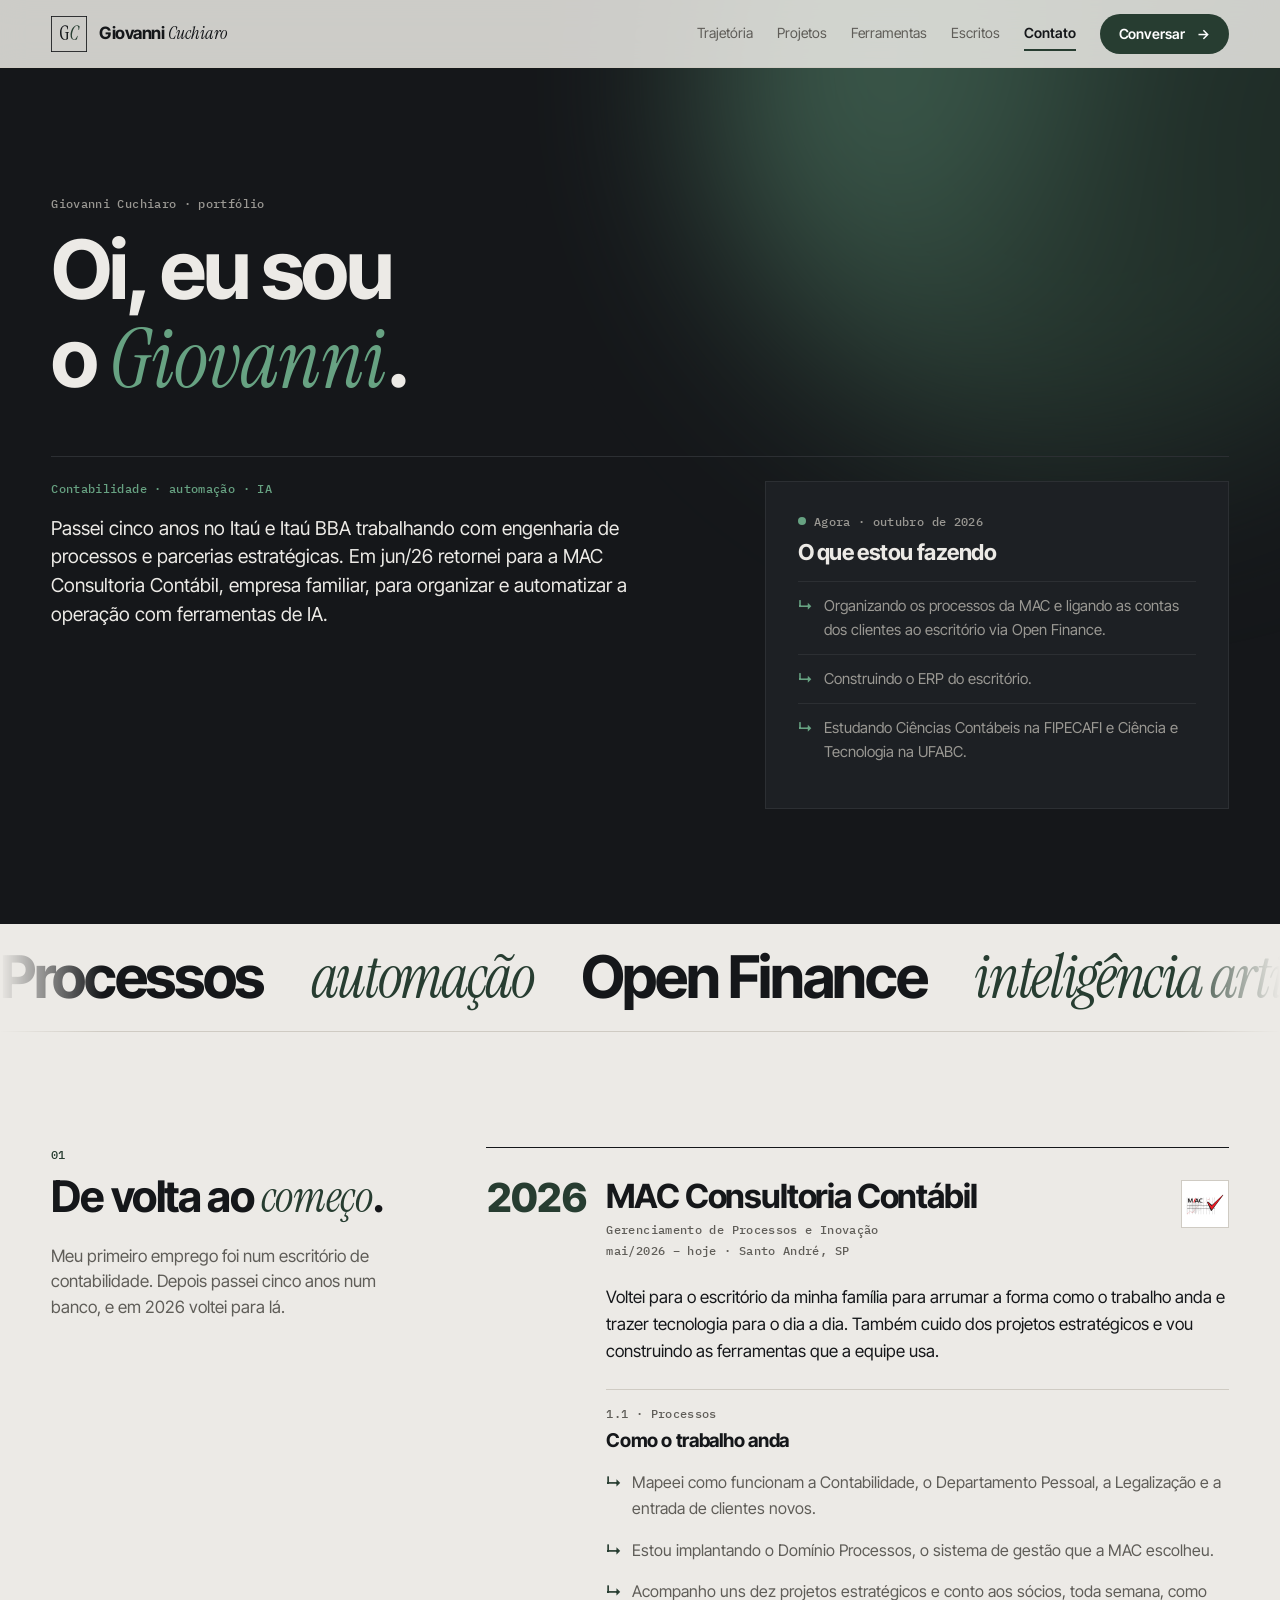
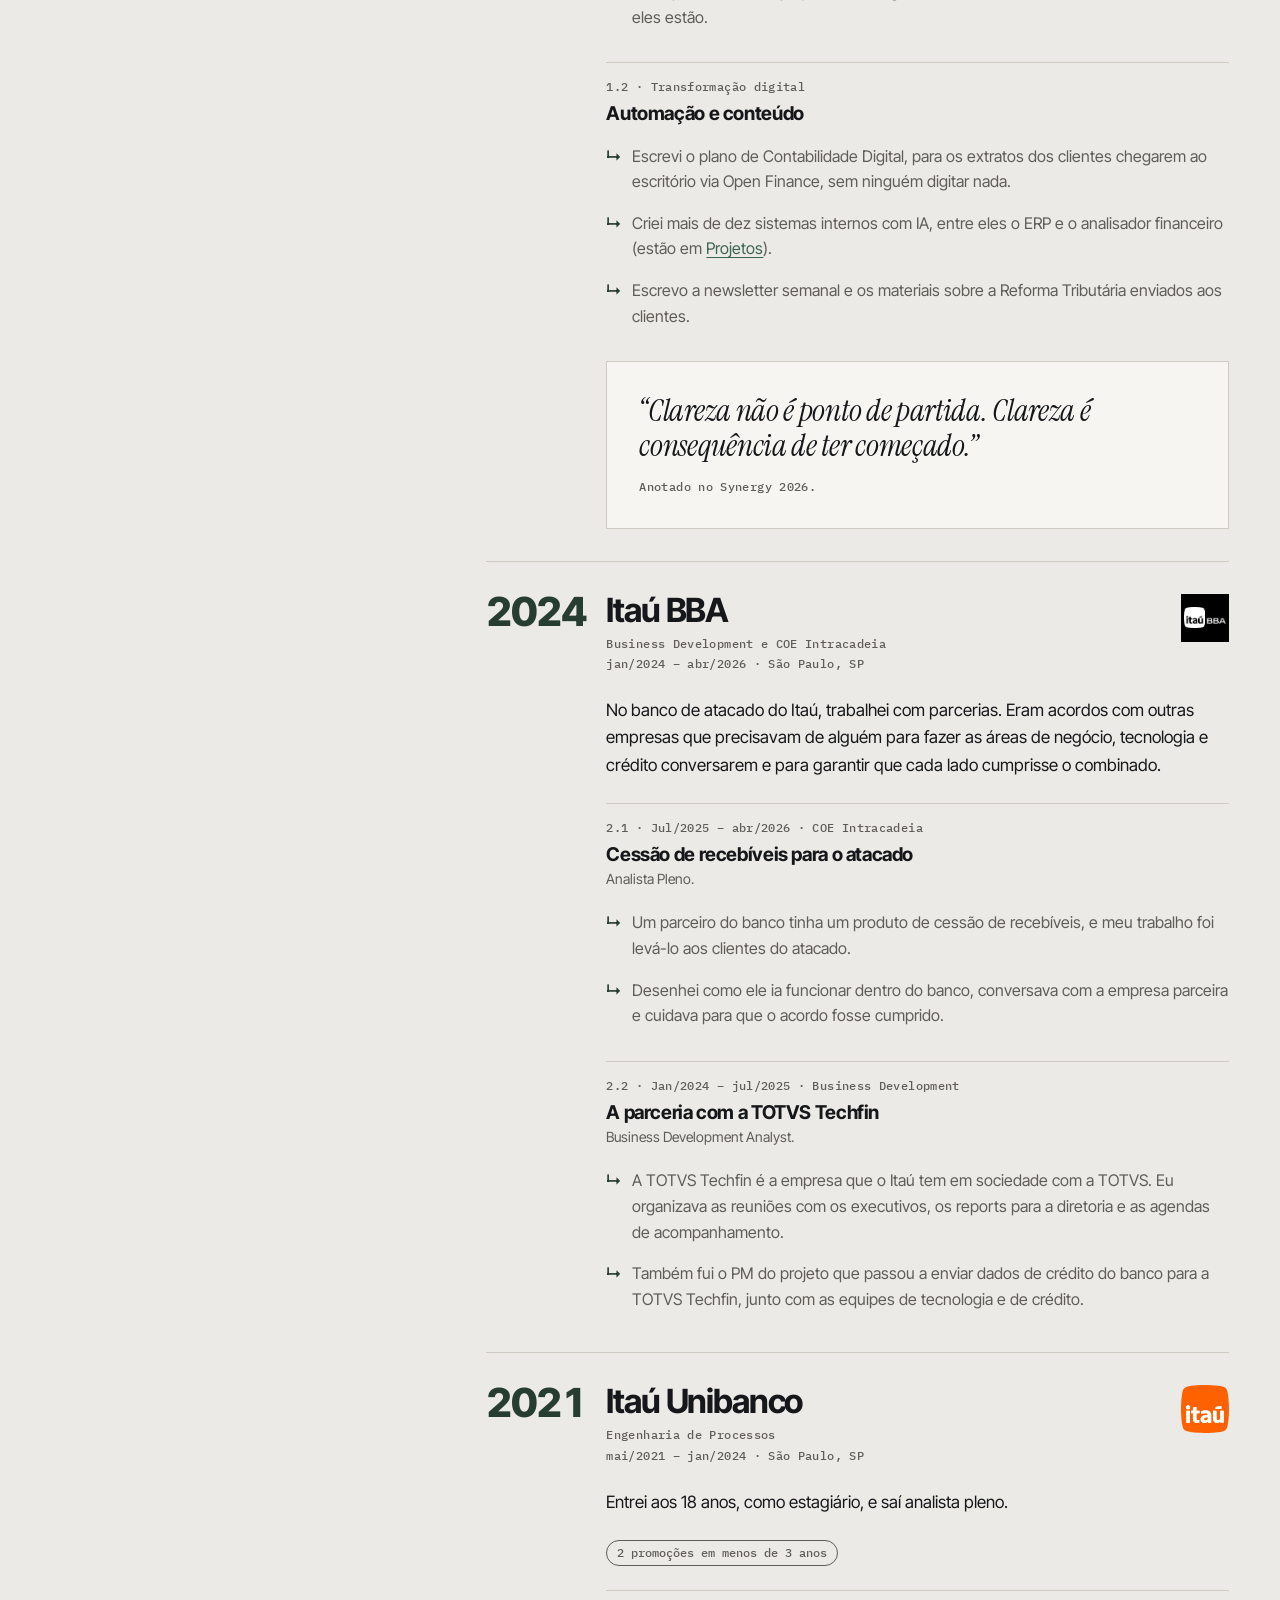
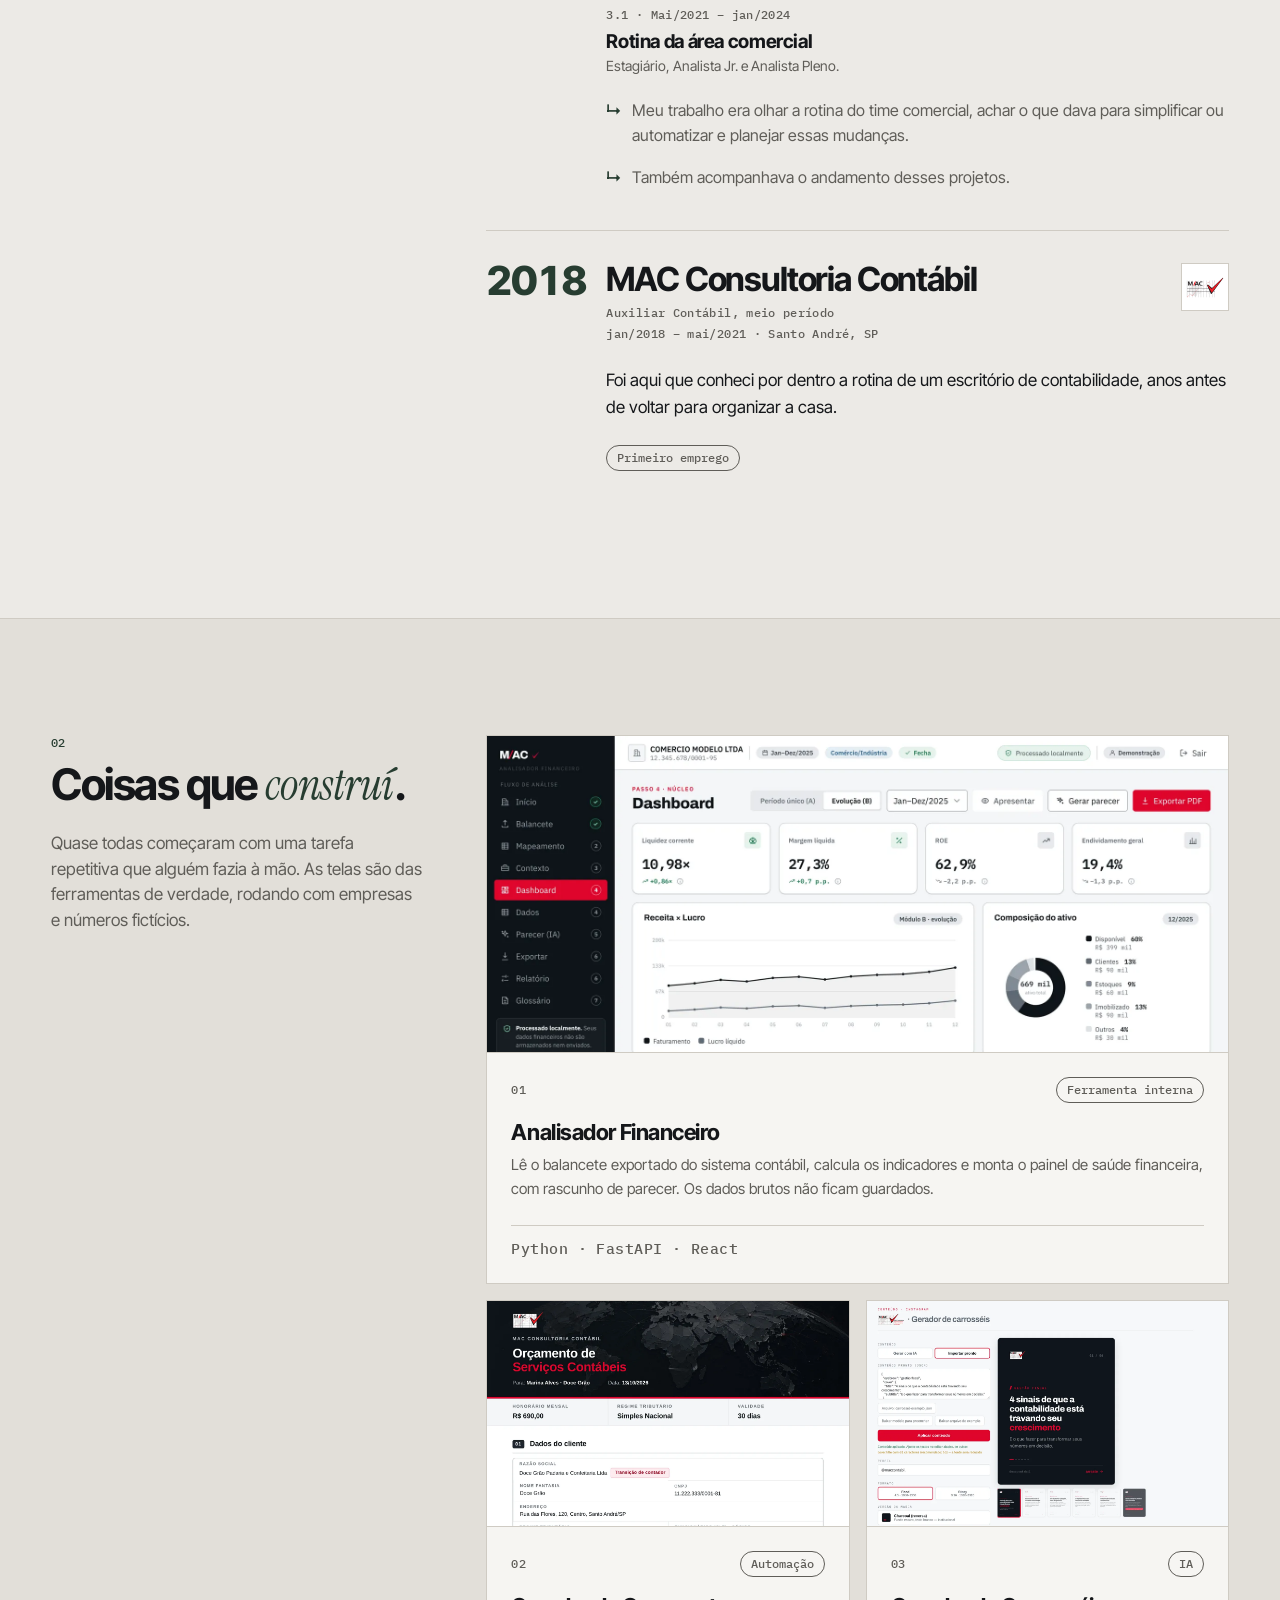
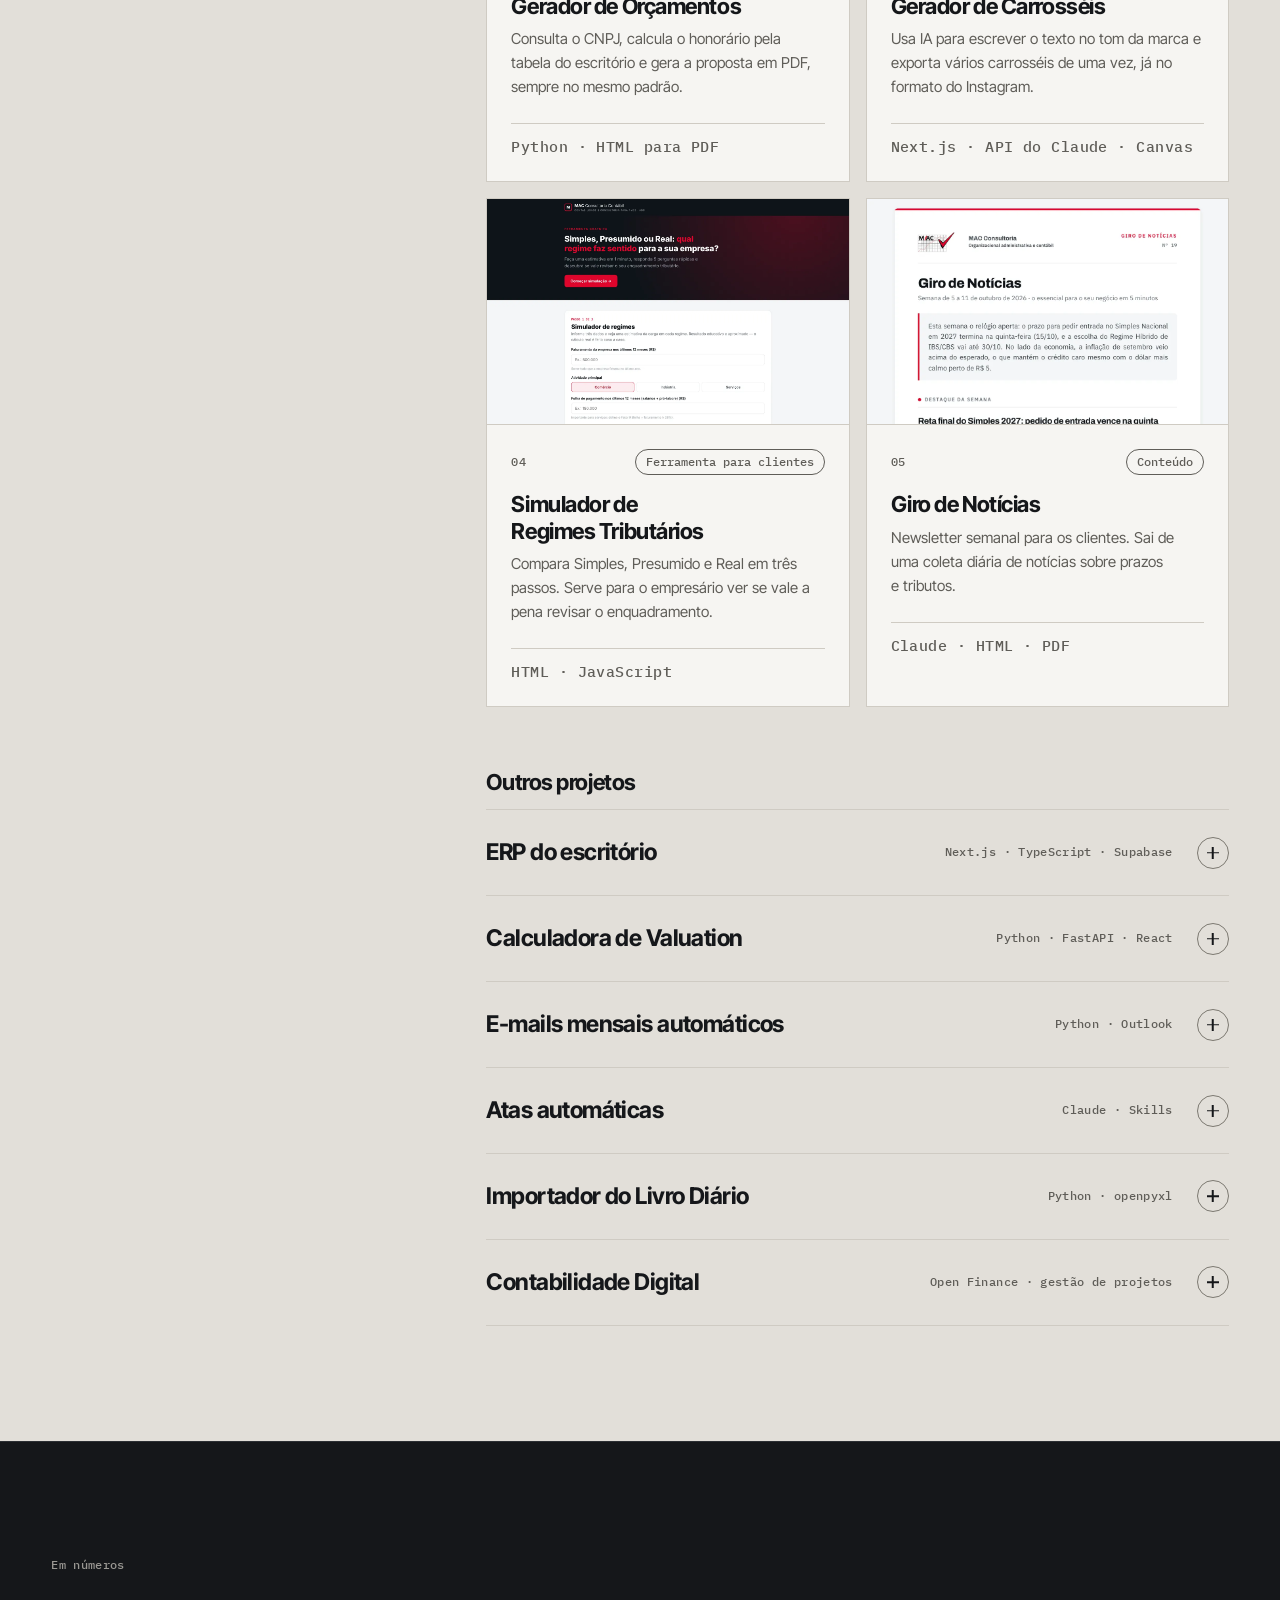
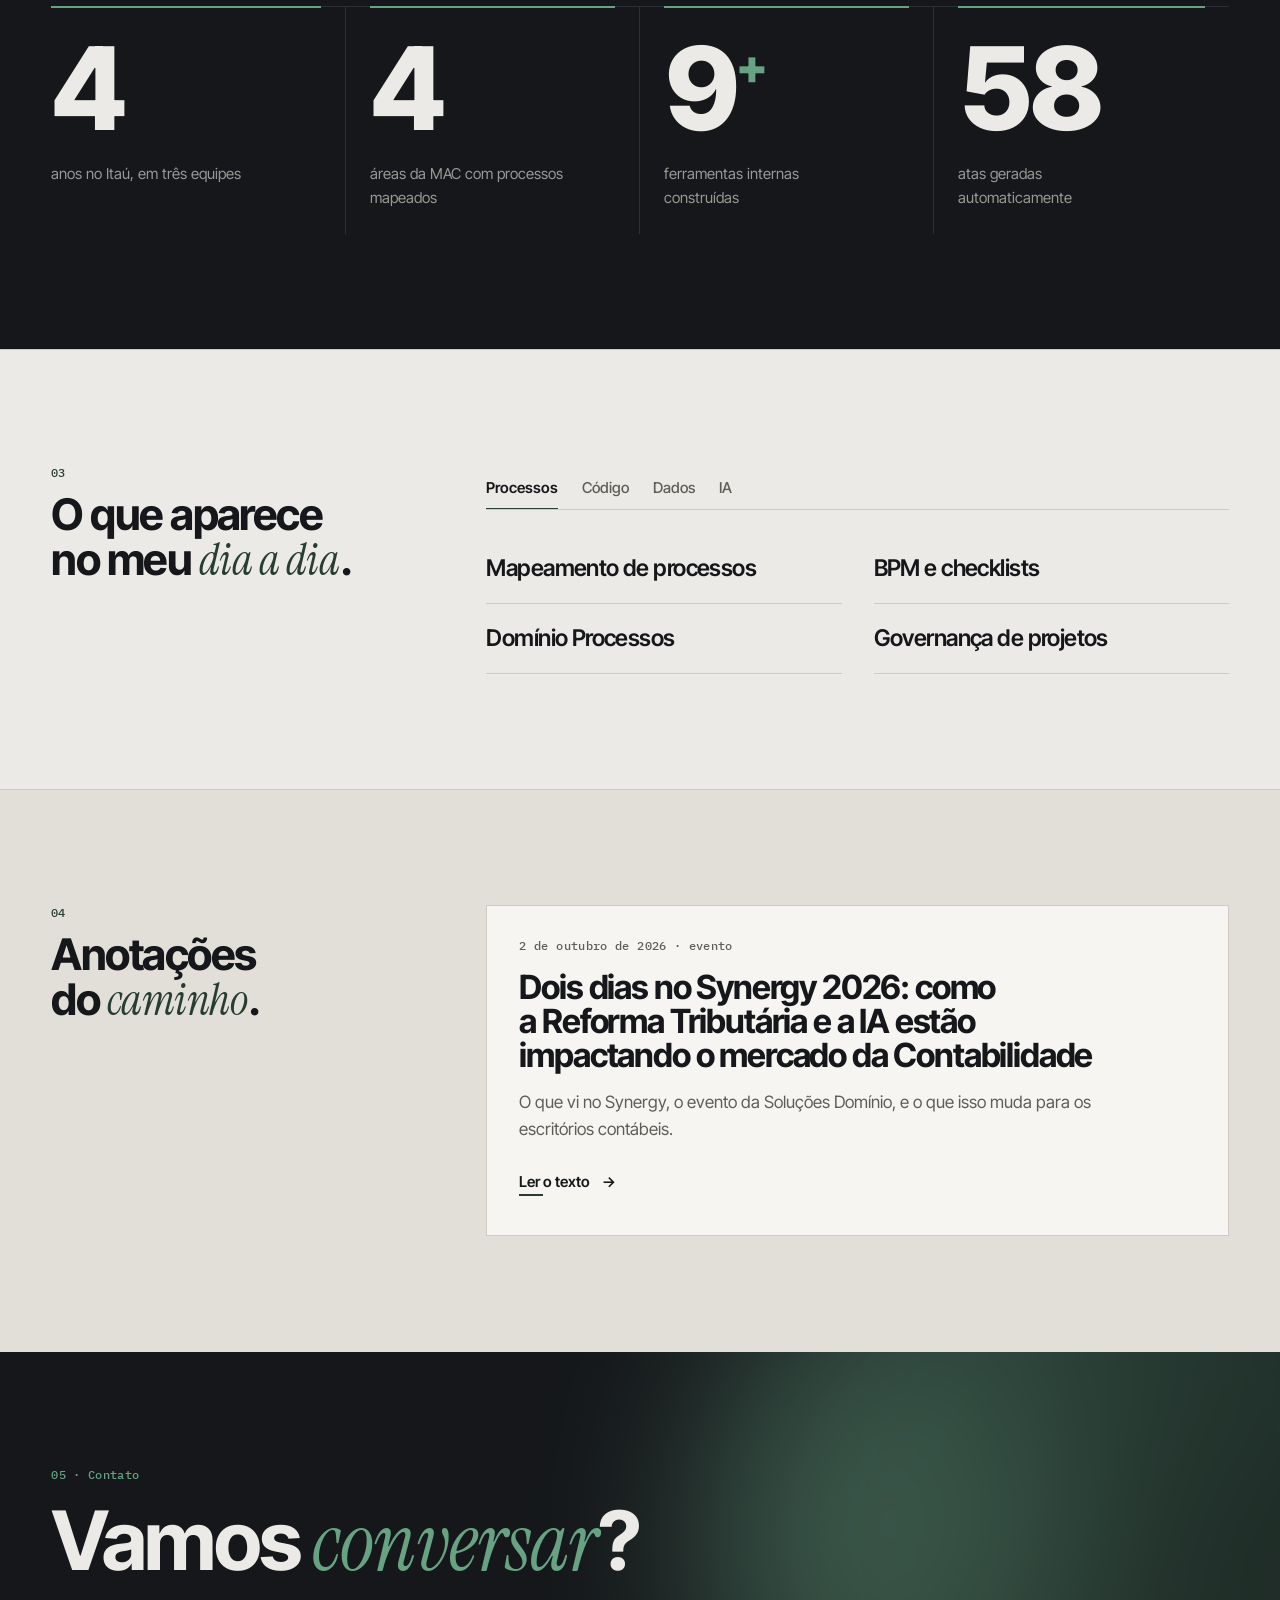
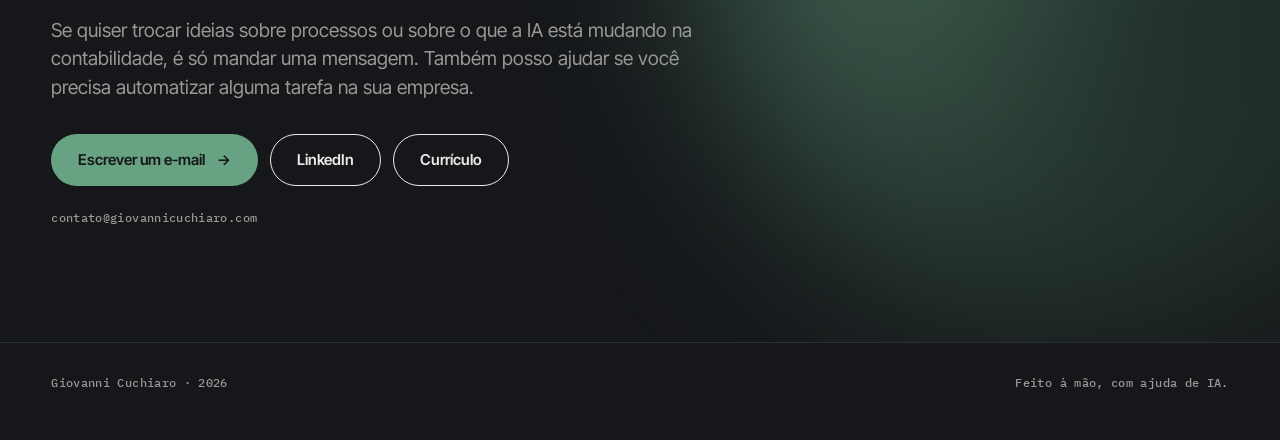
<file: index.html>
<!doctype html>
<html lang="pt-BR">
<head>
<meta charset="utf-8">
<meta name="viewport" content="width=device-width, initial-scale=1">
<meta name="theme-color" content="#15171A">
<title>Giovanni Cuchiaro</title>
<meta name="description" content="Giovanni Cuchiaro cuida de processos e inovação na MAC Consultoria Contábil. Aqui estão a trajetória, os projetos e os textos dele.">
<meta property="og:title" content="Giovanni Cuchiaro">
<meta property="og:description" content="Giovanni Cuchiaro cuida de processos e inovação na MAC Consultoria Contábil. Aqui estão a trajetória, os projetos e os textos dele.">
<meta property="og:type" content="website">
<meta property="og:url" content="https://giovannicuchiaro.com/">
<meta property="og:image" content="https://giovannicuchiaro.com/assets/og.jpg">
<link rel="canonical" href="https://giovannicuchiaro.com/">
<link rel="icon" href="assets/favicon.svg" type="image/svg+xml">
<link rel="preconnect" href="https://fonts.googleapis.com"><link rel="preconnect" href="https://fonts.gstatic.com" crossorigin><link href="https://fonts.googleapis.com/css2?family=Inter+Tight:wght@400;500;600;700;800&family=Instrument+Serif:ital@0;1&family=IBM+Plex+Mono:wght@400;500&display=swap" rel="stylesheet">
<script>document.documentElement.classList.add("js")</script>
<link rel="stylesheet" href="assets/tokens.css">
<link rel="stylesheet" href="assets/style.css">
</head>
<body>
<a class="skip" href="#conteudo">Pular para o conteúdo</a>
<div class="progress" id="progress" aria-hidden="true"></div>
<header class="nav">
  <div class="nav-in">
    <a class="brand" href="" aria-label="Giovanni Cuchiaro, início"><img src="assets/logos/gc-monograma-claro.svg" alt="" width="36" height="36"><span class="who"><b>Giovanni</b> <em>Cuchiaro</em></span></a>
    <nav class="menu" id="menu" aria-label="Seções"><ol><li><a href="#trajetoria" data-id="trajetoria"><span>01</span>Trajetória</a></li><li><a href="#projetos" data-id="projetos"><span>02</span>Projetos</a></li><li><a href="#ferramentas" data-id="ferramentas"><span>03</span>Ferramentas</a></li><li><a href="#escritos" data-id="escritos"><span>04</span>Escritos</a></li><li><a href="#contato" data-id="contato"><span>05</span>Contato</a></li></ol></nav>
    <a class="btn btn-p btn-sm mag nav-cta" href="#contato">Conversar <span class="ar" aria-hidden="true">→</span></a>
    <button class="burger" type="button" aria-expanded="false" aria-controls="menu" aria-label="Abrir menu"><i></i><i></i></button>
  </div>
</header>
<main id="conteudo">

<section class="hero dark" aria-labelledby="oi">
  <div class="orb" aria-hidden="true"></div>
  <div class="wrap">
    <p class="label rv">Giovanni Cuchiaro · portfólio</p>
    <h1 id="oi" class="rv"><span class="mask"><span>Oi, eu sou</span></span><span class="mask"><span style="--i:1">o <em class="serif">Giovanni</em>.</span></span></h1>
    <div class="hero-grid">
      <div class="rv" style="--i:2">
        <p class="hl">Contabilidade · automação · IA</p>
        <p class="lede">Passei cinco anos no Itaú e Itaú BBA trabalhando com engenharia de processos e parcerias estratégicas. Em jun/26 retornei para a MAC Consultoria Contábil, empresa familiar, para organizar e automatizar a operação com ferramentas de IA.</p>
      </div>
      <aside class="nc rv" style="--i:3" aria-label="O que estou fazendo">
        <p class="label"><i class="dot" aria-hidden="true"></i>Agora · outubro de 2026</p>
        <h2>O que estou fazendo</h2>
        <ul>
          <li>Organizando os processos da MAC e ligando as contas dos clientes ao escritório via Open Finance.</li>
          <li>Construindo o ERP do escritório.</li>
          <li>Estudando Ciências Contábeis na FIPECAFI e Ciência e Tecnologia na UFABC.</li>
        </ul>
      </aside>
    </div>
  </div>
</section>

<div class="marquee" aria-hidden="true"><div class="mq"><span>Processos</span><span>automação</span><span>Open Finance</span><span>inteligência artificial</span><span>Reforma Tributária</span><span>ERP</span><span>Processos</span><span>automação</span><span>Open Finance</span><span>inteligência artificial</span><span>Reforma Tributária</span><span>ERP</span></div></div>

<section class="sec" id="trajetoria" aria-labelledby="t-trajetoria">
  <div class="wrap sec-grid">
    <div class="sh rv"><span class="n">01</span><h2 id="t-trajetoria">De volta ao <em class="serif">começo</em>.</h2><p class="lede">Meu primeiro emprego foi num escritório de contabilidade. Depois passei cinco anos num banco, e em 2026 voltei para lá.</p></div>
    <div class="sec-body"><article class="job rv">
  <header class="job-head">
    <span class="yr">2026</span>
    <div><h3>MAC Consultoria Contábil</h3><p class="label">Gerenciamento de Processos e Inovação</p><p class="label when">mai/2026 – hoje · Santo André, SP</p></div>
    <span class="logo mac"><img src="assets/logos/mac.svg" alt="Logo da MAC" width="48" height="48"></span>
  </header>
  <div class="job-body">
    <p class="job-sum">Voltei para o escritório da minha família para arrumar a forma como o trabalho anda e trazer tecnologia para o dia a dia. Também cuido dos projetos estratégicos e vou construindo as ferramentas que a equipe usa.</p>
    
    <div class="sub"><p class="label">1.1 · Processos</p><h4>Como o trabalho anda</h4><ul><li>Mapeei como funcionam a Contabilidade, o Departamento Pessoal, a Legalização e a entrada de clientes novos.</li><li>Estou implantando o Domínio Processos, o sistema de gestão que a MAC escolheu.</li><li>Acompanho uns dez projetos estratégicos e conto aos sócios, toda semana, como eles estão.</li></ul></div><div class="sub"><p class="label">1.2 · Transformação digital</p><h4>Automação e conteúdo</h4><ul><li>Escrevi o plano de Contabilidade Digital, para os extratos dos clientes chegarem ao escritório via Open Finance, sem ninguém digitar nada.</li><li>Criei mais de dez sistemas internos com IA, entre eles o ERP e o analisador financeiro (estão em <a href="#projetos">Projetos</a>).</li><li>Escrevo a newsletter semanal e os materiais sobre a Reforma Tributária enviados aos clientes.</li></ul></div>
    <figure class="qc"><blockquote>“Clareza não é ponto de partida. Clareza é consequência de ter começado.”</blockquote><figcaption class="label">Anotado no Synergy 2026.</figcaption></figure>
  </div>
</article><article class="job rv">
  <header class="job-head">
    <span class="yr">2024</span>
    <div><h3>Itaú BBA</h3><p class="label">Business Development e COE Intracadeia</p><p class="label when">jan/2024 – abr/2026 · São Paulo, SP</p></div>
    <span class="logo bba"><img src="assets/logos/itau-bba.png" alt="Logo do Itaú BBA" width="48" height="48"></span>
  </header>
  <div class="job-body">
    <p class="job-sum">No banco de atacado do Itaú, trabalhei com parcerias. Eram acordos com outras empresas que precisavam de alguém para fazer as áreas de negócio, tecnologia e crédito conversarem e para garantir que cada lado cumprisse o combinado.</p>
    
    <div class="sub"><p class="label">2.1 · Jul/2025 – abr/2026 · COE Intracadeia</p><h4>Cessão de recebíveis para o atacado</h4><p class="meta">Analista Pleno.</p><ul><li>Um parceiro do banco tinha um produto de cessão de recebíveis, e meu trabalho foi levá-lo aos clientes do atacado.</li><li>Desenhei como ele ia funcionar dentro do banco, conversava com a empresa parceira e cuidava para que o acordo fosse cumprido.</li></ul></div><div class="sub"><p class="label">2.2 · Jan/2024 – jul/2025 · Business Development</p><h4>A parceria com a TOTVS Techfin</h4><p class="meta">Business Development Analyst.</p><ul><li>A TOTVS Techfin é a empresa que o Itaú tem em sociedade com a TOTVS. Eu organizava as reuniões com os executivos, os reports para a diretoria e as agendas de acompanhamento.</li><li>Também fui o PM do projeto que passou a enviar dados de crédito do banco para a TOTVS Techfin, junto com as equipes de tecnologia e de crédito.</li></ul></div>
    
  </div>
</article><article class="job rv">
  <header class="job-head">
    <span class="yr">2021</span>
    <div><h3>Itaú Unibanco</h3><p class="label">Engenharia de Processos</p><p class="label when">mai/2021 – jan/2024 · São Paulo, SP</p></div>
    <span class="logo itau"><img src="assets/logos/itau.svg" alt="Logo do Itaú" width="48" height="48"></span>
  </header>
  <div class="job-body">
    <p class="job-sum">Entrei aos 18 anos, como estagiário, e saí analista pleno.</p>
    <ul class="tags"><li class="badge b-neutral">2 promoções em menos de 3 anos</li></ul>
    <div class="sub"><p class="label">3.1 · Mai/2021 – jan/2024</p><h4>Rotina da área comercial</h4><p class="meta">Estagiário, Analista Jr. e Analista Pleno.</p><ul><li>Meu trabalho era olhar a rotina do time comercial, achar o que dava para simplificar ou automatizar e planejar essas mudanças.</li><li>Também acompanhava o andamento desses projetos.</li></ul></div>
    
  </div>
</article><article class="job rv">
  <header class="job-head">
    <span class="yr">2018</span>
    <div><h3>MAC Consultoria Contábil</h3><p class="label">Auxiliar Contábil, meio período</p><p class="label when">jan/2018 – mai/2021 · Santo André, SP</p></div>
    <span class="logo mac"><img src="assets/logos/mac.svg" alt="Logo da MAC" width="48" height="48"></span>
  </header>
  <div class="job-body">
    <p class="job-sum">Foi aqui que conheci por dentro a rotina de um escritório de contabilidade, anos antes de voltar para organizar a casa.</p>
    <ul class="tags"><li class="badge b-neutral">Primeiro emprego</li></ul>
    
    
  </div>
</article></div>
  </div>
</section>

<section class="sec alt" id="projetos" aria-labelledby="t-projetos">
  <div class="wrap sec-grid">
    <div class="sh rv"><span class="n">02</span><h2 id="t-projetos">Coisas que <em class="serif">construí</em>.</h2><p class="lede">Quase todas começaram com uma tarefa repetitiva que alguém fazia à mão. As telas são das ferramentas de verdade, rodando com empresas e números fictícios.</p></div>
    <div class="sec-body">
      <div class="cards"><article class="pc rv pc-wide" style="--i:0">
  <a class="shot" href="assets/telas/analisador.jpg" aria-label="Ampliar a tela do Analisador Financeiro"><picture>
    <source type="image/webp" srcset="assets/telas/analisador.webp">
    <img src="assets/telas/analisador.jpg" width="1600" height="1000" loading="lazy" alt="Tela do Analisador Financeiro, com dados fictícios">
  </picture></a>
  <div class="bd">
    <div class="pc-top"><span class="label">01</span><span class="badge b-neutral">Ferramenta interna</span></div>
    <h3>Analisador Financeiro</h3>
    <p>Lê o balancete exportado do sistema contábil, calcula os indicadores e monta o painel de saúde financeira, com rascunho de parecer. Os dados brutos não ficam guardados.</p>
    <p class="stk label">Python · FastAPI · React</p>
  </div>
</article><article class="pc rv" style="--i:1">
  <a class="shot" href="assets/telas/orcamentos.jpg" aria-label="Ampliar a tela do Gerador de Orçamentos"><picture>
    <source type="image/webp" srcset="assets/telas/orcamentos.webp">
    <img src="assets/telas/orcamentos.jpg" width="1400" height="1001" loading="lazy" alt="Tela do Gerador de Orçamentos, com dados fictícios">
  </picture></a>
  <div class="bd">
    <div class="pc-top"><span class="label">02</span><span class="badge b-neutral">Automação</span></div>
    <h3>Gerador de Orçamentos</h3>
    <p>Consulta o CNPJ, calcula o honorário pela tabela do escritório e gera a proposta em PDF, sempre no mesmo padrão.</p>
    <p class="stk label">Python · HTML para PDF</p>
  </div>
</article><article class="pc rv" style="--i:2">
  <a class="shot" href="assets/telas/carrosseis.jpg" aria-label="Ampliar a tela do Gerador de Carrosséis"><picture>
    <source type="image/webp" srcset="assets/telas/carrosseis.webp">
    <img src="assets/telas/carrosseis.jpg" width="1400" height="933" loading="lazy" alt="Tela do Gerador de Carrosséis, com dados fictícios">
  </picture></a>
  <div class="bd">
    <div class="pc-top"><span class="label">03</span><span class="badge b-neutral">IA</span></div>
    <h3>Gerador de Carrosséis</h3>
    <p>Usa IA para escrever o texto no tom da marca e exporta vários carrosséis de uma vez, já no formato do Instagram.</p>
    <p class="stk label">Next.js · API do Claude · Canvas</p>
  </div>
</article><article class="pc rv" style="--i:0">
  <a class="shot" href="assets/telas/simulador.jpg" aria-label="Ampliar a tela do Simulador de Regimes Tributários"><picture>
    <source type="image/webp" srcset="assets/telas/simulador.webp">
    <img src="assets/telas/simulador.jpg" width="1400" height="875" loading="lazy" alt="Tela do Simulador de Regimes Tributários, com dados fictícios">
  </picture></a>
  <div class="bd">
    <div class="pc-top"><span class="label">04</span><span class="badge b-neutral">Ferramenta para clientes</span></div>
    <h3>Simulador de Regimes Tributários</h3>
    <p>Compara Simples, Presumido e Real em três passos. Serve para o empresário ver se vale a pena revisar o enquadramento.</p>
    <p class="stk label">HTML · JavaScript</p>
  </div>
</article><article class="pc rv" style="--i:1">
  <a class="shot" href="assets/telas/giro.jpg" aria-label="Ampliar a tela do Giro de Notícias"><picture>
    <source type="image/webp" srcset="assets/telas/giro.webp">
    <img src="assets/telas/giro.jpg" width="1100" height="1210" loading="lazy" alt="Tela do Giro de Notícias, com dados fictícios">
  </picture></a>
  <div class="bd">
    <div class="pc-top"><span class="label">05</span><span class="badge b-neutral">Conteúdo</span></div>
    <h3>Giro de Notícias</h3>
    <p>Newsletter semanal para os clientes. Sai de uma coleta diária de notícias sobre prazos e tributos.</p>
    <p class="stk label">Claude · HTML · PDF</p>
  </div>
</article></div>
      <h3 class="sub-h rv">Outros projetos</h3>
      <div class="exp rv"><details><summary><b>ERP do escritório</b><span class="label">Next.js · TypeScript · Supabase</span><span class="pm" aria-hidden="true"></span></summary><div class="body"><p>Clientes, contratos, CRM e financeiro no mesmo lugar, com permissões por departamento e histórico de alterações.</p></div></details><details><summary><b>Calculadora de Valuation</b><span class="label">Python · FastAPI · React</span><span class="pm" aria-hidden="true"></span></summary><div class="body"><p>Fluxo de caixa descontado que documenta cada premissa e entrega uma faixa de valor em vez de um número único.</p></div></details><details><summary><b>E-mails mensais automáticos</b><span class="label">Python · Outlook</span><span class="pm" aria-hidden="true"></span></summary><div class="body"><p>Manda pelo Outlook o e-mail mensal dos clientes, com modo de teste e controle de quem já recebeu.</p></div></details><details><summary><b>Atas automáticas</b><span class="label">Claude · Skills</span><span class="pm" aria-hidden="true"></span></summary><div class="body"><p>Transforma a gravação de uma reunião numa ata no padrão do escritório.</p></div></details><details><summary><b>Importador do Livro Diário</b><span class="label">Python · openpyxl</span><span class="pm" aria-hidden="true"></span></summary><div class="body"><p>Classifica os lançamentos de caixa do diário contábil para o controle financeiro.</p></div></details><details><summary><b>Contabilidade Digital</b><span class="label">Open Finance · gestão de projetos</span><span class="pm" aria-hidden="true"></span></summary><div class="body"><p>Projeto para ligar as contas bancárias da carteira via Open Finance e acabar com a digitação de extratos.</p></div></details></div>
    </div>
  </div>
</section>

<section class="sec dark numbers" aria-labelledby="t-numeros">
  <div class="wrap">
    <h2 class="label" id="t-numeros">Em números</h2>
    <div class="stats">
      <div class="stat"><span class="n" data-to="5">5</span><p>anos no Itaú, em três equipes</p></div>
      <div class="stat"><span class="n" data-to="4">4</span><p>áreas da MAC com processos mapeados</p></div>
      <div class="stat"><span class="n" data-to="10" data-suf="+">10<sup>+</sup></span><p>ferramentas internas construídas</p></div>
      <div class="stat"><span class="n" data-to="66">66</span><p>atas geradas automaticamente</p></div>
    </div>
  </div>
</section>

<section class="sec" id="ferramentas" aria-labelledby="t-ferramentas">
  <div class="wrap sec-grid">
    <div class="sh rv"><span class="n">03</span><h2 id="t-ferramentas">O que aparece no meu <em class="serif">dia a dia</em>.</h2></div>
    <div class="sec-body rv">
      <div class="tabs" role="tablist" aria-label="Ferramentas por área"><button class="tab" role="tab" id="tab-1" aria-controls="tp-1" aria-selected="true" tabindex="0">Processos</button><button class="tab" role="tab" id="tab-2" aria-controls="tp-2" aria-selected="false" tabindex="-1">Código</button><button class="tab" role="tab" id="tab-3" aria-controls="tp-3" aria-selected="false" tabindex="-1">Dados</button><button class="tab" role="tab" id="tab-4" aria-controls="tp-4" aria-selected="false" tabindex="-1">IA</button></div>
      <div class="tabpanel" role="tabpanel" id="tp-1" aria-labelledby="tab-1"><ul><li>Mapeamento de processos</li><li>BPM e checklists</li><li>Domínio Processos</li><li>Governança de projetos</li></ul></div><div class="tabpanel" role="tabpanel" id="tp-2" aria-labelledby="tab-2" hidden><ul><li>Python</li><li>TypeScript</li><li>React e Next.js</li><li>FastAPI</li></ul></div><div class="tabpanel" role="tabpanel" id="tp-3" aria-labelledby="tab-3" hidden><ul><li>Supabase e Postgres</li><li>Excel e openpyxl</li><li>Balancetes do Domínio</li><li>Open Finance</li></ul></div><div class="tabpanel" role="tabpanel" id="tp-4" aria-labelledby="tab-4" hidden><ul><li>Claude</li><li>Claude Code</li><li>API do Claude</li><li>Skills e automações</li></ul></div>
    </div>
  </div>
</section>

<section class="sec alt" id="escritos" aria-labelledby="t-escritos">
  <div class="wrap sec-grid">
    <div class="sh rv"><span class="n">04</span><h2 id="t-escritos">Anotações do <em class="serif">caminho</em>.</h2></div>
    <div class="sec-body">
      <a class="post rv" href="escritos/synergy-2026/">
        <span class="label">2 de outubro de 2026 · evento</span>
        <h3>Dois dias no Synergy 2026: como a Reforma Tributária e a IA estão impactando o mercado da Contabilidade</h3>
        <p>O que vi no Synergy, o evento da Soluções Domínio, e o que isso muda para os escritórios contábeis.</p>
        <span class="btn btn-g">Ler o texto <span class="ar" aria-hidden="true">→</span></span>
      </a>
    </div>
  </div>
</section>

<section class="sec dark contact" id="contato" aria-labelledby="t-contato">
  <div class="orb" aria-hidden="true"></div>
  <div class="wrap">
    <span class="n label rv">05 · Contato</span>
    <h2 id="t-contato" class="rv">Vamos <em class="serif">conversar</em>?</h2>
    <p class="lede rv">Se quiser trocar ideias sobre processos ou sobre o que a IA está mudando na contabilidade, é só mandar uma mensagem. Também posso ajudar se você precisa automatizar alguma tarefa na sua empresa.</p>
    <div class="btnrow rv">
      <a class="btn btn-p mag" href="mailto:contato@giovannicuchiaro.com">Escrever um e-mail <span class="ar" aria-hidden="true">→</span></a>
      <a class="btn btn-s" href="https://www.linkedin.com/in/giovannicuchiaro/" rel="me">LinkedIn</a>
      <a class="btn btn-s" href="cv/">Currículo</a>
    </div>
    <p class="addr label rv">contato@giovannicuchiaro.com</p>
  </div>
</section>

</main>
<footer class="foot dark"><div class="wrap"><span class="label">Giovanni Cuchiaro · 2026</span><span class="label">Feito à mão, com ajuda de IA.</span></div></footer>
<div class="cur" id="cur" aria-hidden="true"></div>
<script src="assets/site.js" defer></script>
</body>
</html>
</file>
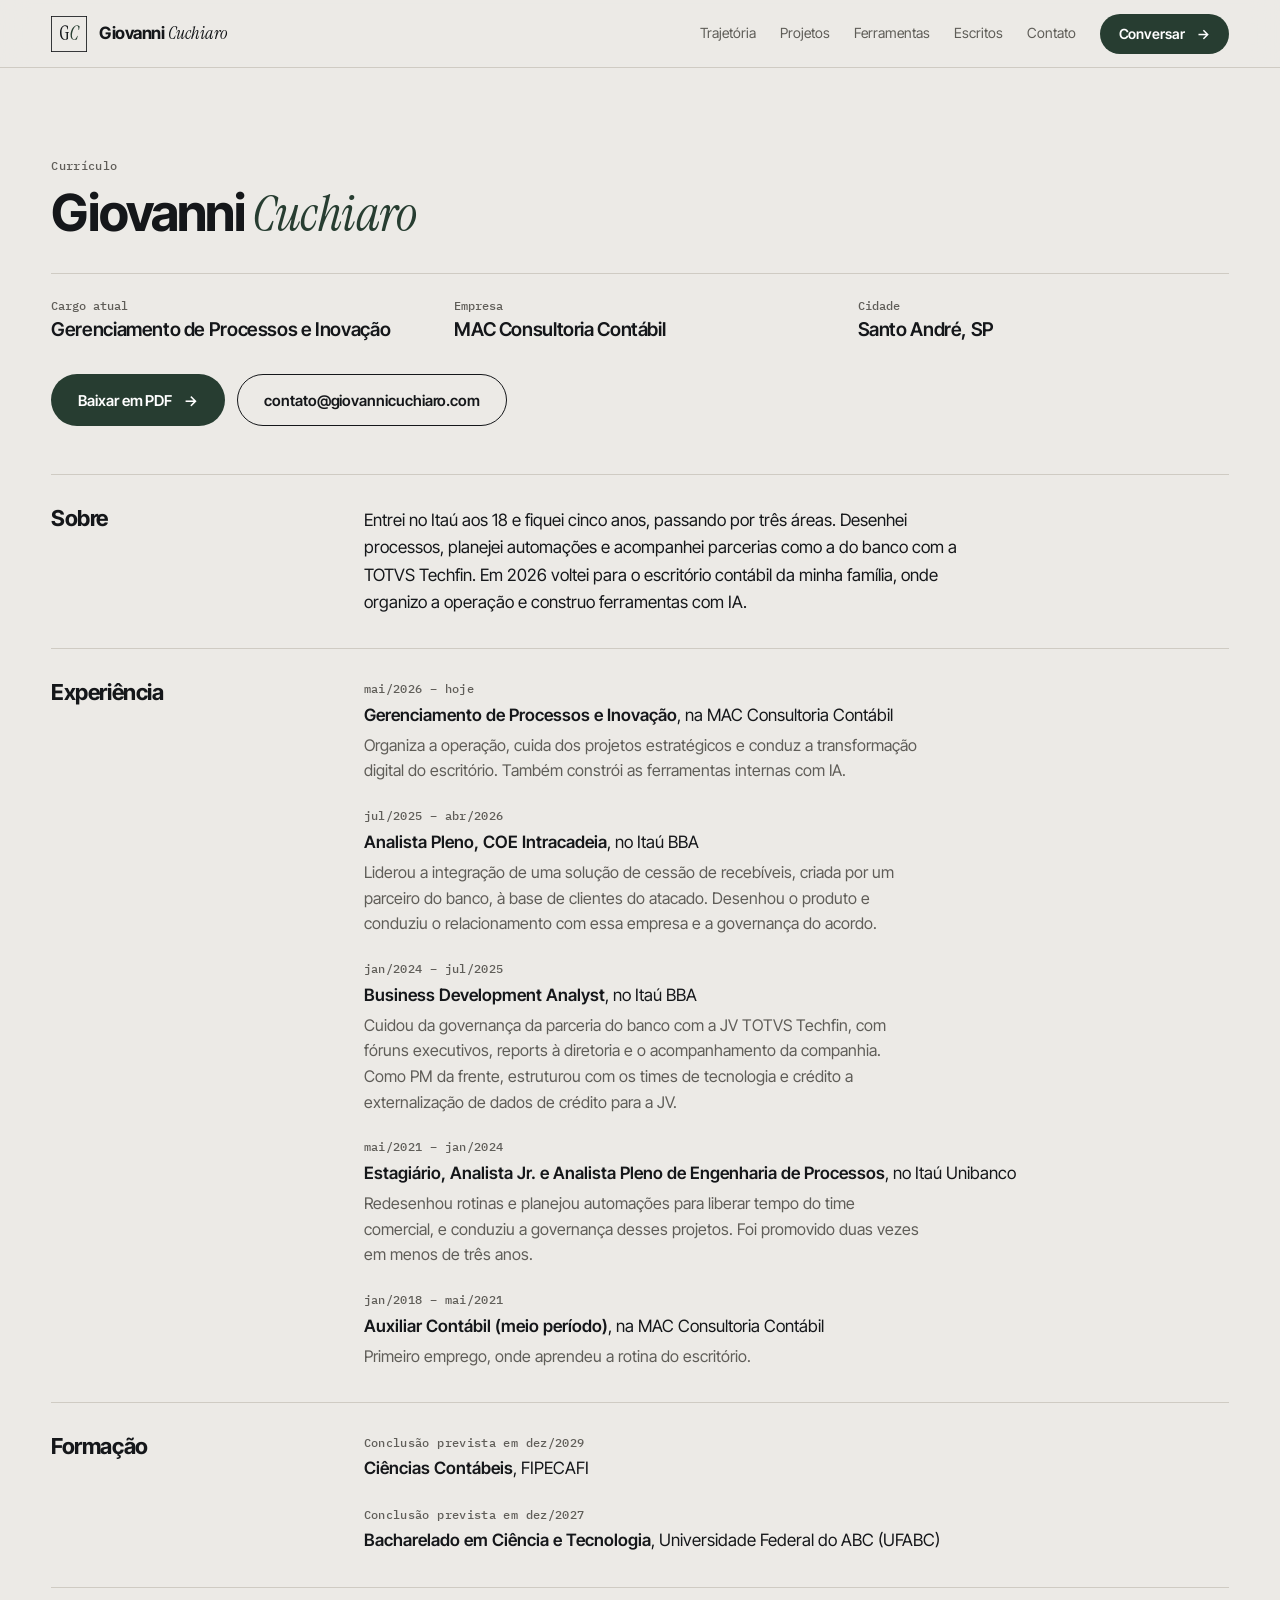
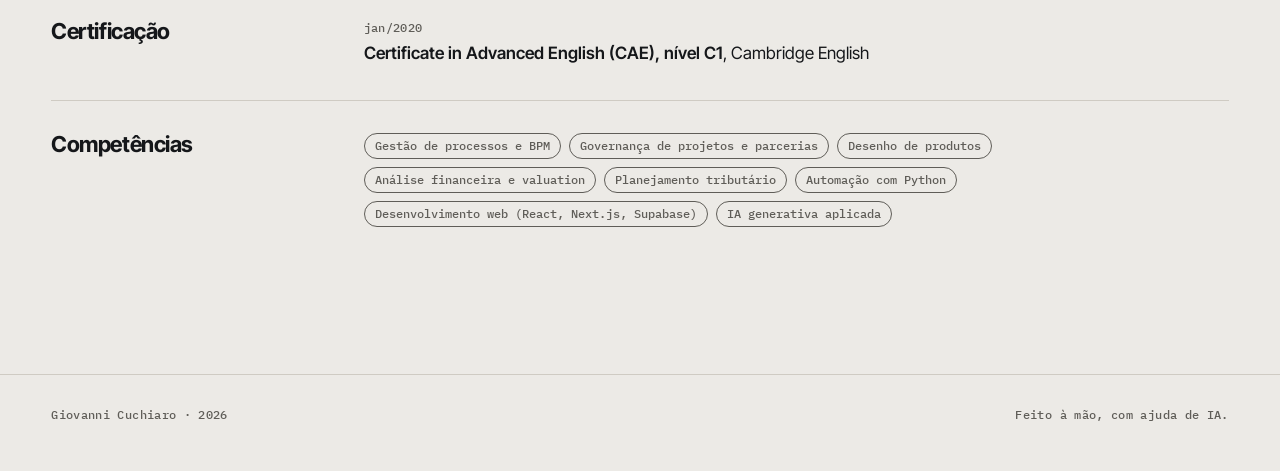
<file: cv/index.html>
<!doctype html>
<html lang="pt-BR">
<head>
<meta charset="utf-8">
<meta name="viewport" content="width=device-width, initial-scale=1">
<meta name="theme-color" content="#15171A">
<title>Currículo | Giovanni Cuchiaro</title>
<meta name="description" content="Experiência, formação e competências de Giovanni Cuchiaro.">
<meta property="og:title" content="Currículo | Giovanni Cuchiaro">
<meta property="og:description" content="Experiência, formação e competências de Giovanni Cuchiaro.">
<meta property="og:type" content="website">
<meta property="og:url" content="https://giovannicuchiaro.com/cv/">
<meta property="og:image" content="https://giovannicuchiaro.com/assets/og.jpg">
<link rel="canonical" href="https://giovannicuchiaro.com/cv/">
<link rel="icon" href="../assets/favicon.svg" type="image/svg+xml">
<link rel="preconnect" href="https://fonts.googleapis.com"><link rel="preconnect" href="https://fonts.gstatic.com" crossorigin><link href="https://fonts.googleapis.com/css2?family=Inter+Tight:wght@400;500;600;700;800&family=Instrument+Serif:ital@0;1&family=IBM+Plex+Mono:wght@400;500&display=swap" rel="stylesheet">
<script>document.documentElement.classList.add("js")</script>
<link rel="stylesheet" href="../assets/tokens.css">
<link rel="stylesheet" href="../assets/style.css">
</head>
<body>
<a class="skip" href="#conteudo">Pular para o conteúdo</a>
<div class="progress" id="progress" aria-hidden="true"></div>
<header class="nav">
  <div class="nav-in">
    <a class="brand" href="../" aria-label="Giovanni Cuchiaro, início"><img src="../assets/logos/gc-monograma-claro.svg" alt="" width="36" height="36"><span class="who"><b>Giovanni</b> <em>Cuchiaro</em></span></a>
    <nav class="menu" id="menu" aria-label="Seções"><ol><li><a href="../#trajetoria" data-id="trajetoria"><span>01</span>Trajetória</a></li><li><a href="../#projetos" data-id="projetos"><span>02</span>Projetos</a></li><li><a href="../#ferramentas" data-id="ferramentas"><span>03</span>Ferramentas</a></li><li><a href="../#escritos" data-id="escritos"><span>04</span>Escritos</a></li><li><a href="../#contato" data-id="contato"><span>05</span>Contato</a></li></ol></nav>
    <a class="btn btn-p btn-sm mag nav-cta" href="../#contato">Conversar <span class="ar" aria-hidden="true">→</span></a>
    <button class="burger" type="button" aria-expanded="false" aria-controls="menu" aria-label="Abrir menu"><i></i><i></i></button>
  </div>
</header>
<main id="conteudo">

<section class="page-head">
  <div class="wrap">
    <p class="label rv">Currículo</p>
    <h1 class="rv">Giovanni <em class="serif">Cuchiaro</em></h1>
    <div class="pairs rv">
      <div class="pair"><span class="pl">Cargo atual</span><span class="pv">Gerenciamento de Processos e Inovação</span></div>
      <div class="pair"><span class="pl">Empresa</span><span class="pv">MAC Consultoria Contábil</span></div>
      <div class="pair"><span class="pl">Cidade</span><span class="pv">Santo André, SP</span></div>
    </div>
    <div class="btnrow rv">
      <a class="btn btn-p mag" href="../assets/curriculo-giovanni-cuchiaro.pdf" download>Baixar em PDF <span class="ar" aria-hidden="true">→</span></a>
      <a class="btn btn-s" href="mailto:contato@giovannicuchiaro.com">contato@giovannicuchiaro.com</a>
    </div>
  </div>
</section>
<section class="sec cv">
  <div class="wrap">
    <div class="cv-row rv"><h2>Sobre</h2><p class="cv-sobre">Entrei no Itaú aos 18 e fiquei cinco anos, passando por três áreas. Desenhei processos, planejei automações e acompanhei parcerias como a do banco com a TOTVS Techfin. Em 2026 voltei para o escritório contábil da minha família, onde organizo a operação e construo ferramentas com IA.</p></div>
    <div class="cv-row"><h2 class="rv">Experiência</h2><ul class="cv-list"><li class="rv"><span class="label">mai/2026 – hoje</span><b>Gerenciamento de Processos e Inovação</b>, na MAC Consultoria Contábil<p>Organiza a operação, cuida dos projetos estratégicos e conduz a transformação digital do escritório. Também constrói as ferramentas internas com IA.</p></li><li class="rv"><span class="label">jul/2025 – abr/2026</span><b>Analista Pleno, COE Intracadeia</b>, no Itaú BBA<p>Liderou a integração de uma solução de cessão de recebíveis, criada por um parceiro do banco, à base de clientes do atacado. Desenhou o produto e conduziu o relacionamento com essa empresa e a governança do acordo.</p></li><li class="rv"><span class="label">jan/2024 – jul/2025</span><b>Business Development Analyst</b>, no Itaú BBA<p>Cuidou da governança da parceria do banco com a JV TOTVS Techfin, com fóruns executivos, reports à diretoria e o acompanhamento da companhia. Como PM da frente, estruturou com os times de tecnologia e crédito a externalização de dados de crédito para a JV.</p></li><li class="rv"><span class="label">mai/2021 – jan/2024</span><b>Estagiário, Analista Jr. e Analista Pleno de Engenharia de Processos</b>, no Itaú Unibanco<p>Redesenhou rotinas e planejou automações para liberar tempo do time comercial, e conduziu a governança desses projetos. Foi promovido duas vezes em menos de três anos.</p></li><li class="rv"><span class="label">jan/2018 – mai/2021</span><b>Auxiliar Contábil (meio período)</b>, na MAC Consultoria Contábil<p>Primeiro emprego, onde aprendeu a rotina do escritório.</p></li></ul></div>
    <div class="cv-row rv"><h2>Formação</h2><ul class="cv-list">
      <li><span class="label">Conclusão prevista em dez/2029</span><b>Ciências Contábeis</b>, FIPECAFI</li>
      <li><span class="label">Conclusão prevista em dez/2027</span><b>Bacharelado em Ciência e Tecnologia</b>, Universidade Federal do ABC (UFABC)</li>
    </ul></div>
    <div class="cv-row rv"><h2>Certificação</h2><ul class="cv-list"><li><span class="label">jan/2020</span><b>Certificate in Advanced English (CAE), nível C1</b>, Cambridge English</li></ul></div>
    <div class="cv-row rv"><h2>Competências</h2><ul class="tags"><li class="badge b-neutral">Gestão de processos e BPM</li><li class="badge b-neutral">Governança de projetos e parcerias</li><li class="badge b-neutral">Desenho de produtos</li><li class="badge b-neutral">Análise financeira e valuation</li><li class="badge b-neutral">Planejamento tributário</li><li class="badge b-neutral">Automação com Python</li><li class="badge b-neutral">Desenvolvimento web (React, Next.js, Supabase)</li><li class="badge b-neutral">IA generativa aplicada</li></ul></div>
  </div>
</section>

</main>
<footer class="foot"><div class="wrap"><span class="label">Giovanni Cuchiaro · 2026</span><span class="label">Feito à mão, com ajuda de IA.</span></div></footer>
<div class="cur" id="cur" aria-hidden="true"></div>
<script src="../assets/site.js" defer></script>
</body>
</html>
</file>
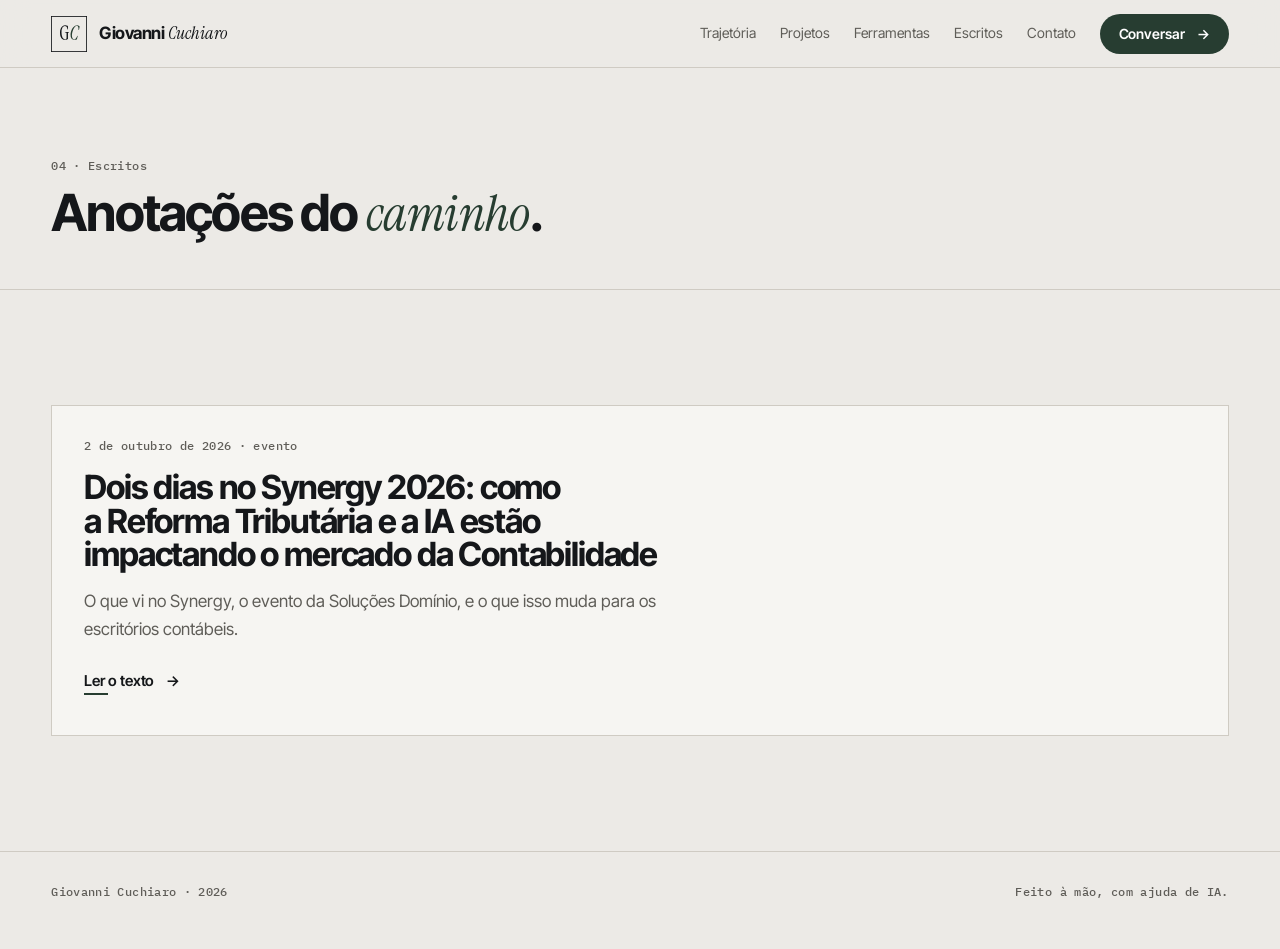
<file: escritos/index.html>
<!doctype html>
<html lang="pt-BR">
<head>
<meta charset="utf-8">
<meta name="viewport" content="width=device-width, initial-scale=1">
<meta name="theme-color" content="#15171A">
<title>Escritos | Giovanni Cuchiaro</title>
<meta name="description" content="Textos de Giovanni Cuchiaro sobre processos, IA e o mercado contábil.">
<meta property="og:title" content="Escritos | Giovanni Cuchiaro">
<meta property="og:description" content="Textos de Giovanni Cuchiaro sobre processos, IA e o mercado contábil.">
<meta property="og:type" content="website">
<meta property="og:url" content="https://giovannicuchiaro.com/escritos/">
<meta property="og:image" content="https://giovannicuchiaro.com/assets/og.jpg">
<link rel="canonical" href="https://giovannicuchiaro.com/escritos/">
<link rel="icon" href="../assets/favicon.svg" type="image/svg+xml">
<link rel="preconnect" href="https://fonts.googleapis.com"><link rel="preconnect" href="https://fonts.gstatic.com" crossorigin><link href="https://fonts.googleapis.com/css2?family=Inter+Tight:wght@400;500;600;700;800&family=Instrument+Serif:ital@0;1&family=IBM+Plex+Mono:wght@400;500&display=swap" rel="stylesheet">
<script>document.documentElement.classList.add("js")</script>
<link rel="stylesheet" href="../assets/tokens.css">
<link rel="stylesheet" href="../assets/style.css">
</head>
<body>
<a class="skip" href="#conteudo">Pular para o conteúdo</a>
<div class="progress" id="progress" aria-hidden="true"></div>
<header class="nav">
  <div class="nav-in">
    <a class="brand" href="../" aria-label="Giovanni Cuchiaro, início"><img src="../assets/logos/gc-monograma-claro.svg" alt="" width="36" height="36"><span class="who"><b>Giovanni</b> <em>Cuchiaro</em></span></a>
    <nav class="menu" id="menu" aria-label="Seções"><ol><li><a href="../#trajetoria" data-id="trajetoria"><span>01</span>Trajetória</a></li><li><a href="../#projetos" data-id="projetos"><span>02</span>Projetos</a></li><li><a href="../#ferramentas" data-id="ferramentas"><span>03</span>Ferramentas</a></li><li><a href="../#escritos" data-id="escritos"><span>04</span>Escritos</a></li><li><a href="../#contato" data-id="contato"><span>05</span>Contato</a></li></ol></nav>
    <a class="btn btn-p btn-sm mag nav-cta" href="../#contato">Conversar <span class="ar" aria-hidden="true">→</span></a>
    <button class="burger" type="button" aria-expanded="false" aria-controls="menu" aria-label="Abrir menu"><i></i><i></i></button>
  </div>
</header>
<main id="conteudo">

<section class="page-head">
  <div class="wrap">
    <p class="label rv">04 · Escritos</p>
    <h1 class="rv">Anotações do <em class="serif">caminho</em>.</h1>
  </div>
</section>
<section class="sec">
  <div class="wrap">
    <a class="post rv" href="../escritos/synergy-2026/">
      <span class="label">2 de outubro de 2026 · evento</span>
      <h2 class="post-t">Dois dias no Synergy 2026: como a Reforma Tributária e a IA estão impactando o mercado da Contabilidade</h2>
      <p>O que vi no Synergy, o evento da Soluções Domínio, e o que isso muda para os escritórios contábeis.</p>
      <span class="btn btn-g">Ler o texto <span class="ar" aria-hidden="true">→</span></span>
    </a>
  </div>
</section>

</main>
<footer class="foot"><div class="wrap"><span class="label">Giovanni Cuchiaro · 2026</span><span class="label">Feito à mão, com ajuda de IA.</span></div></footer>
<div class="cur" id="cur" aria-hidden="true"></div>
<script src="../assets/site.js" defer></script>
</body>
</html>
</file>
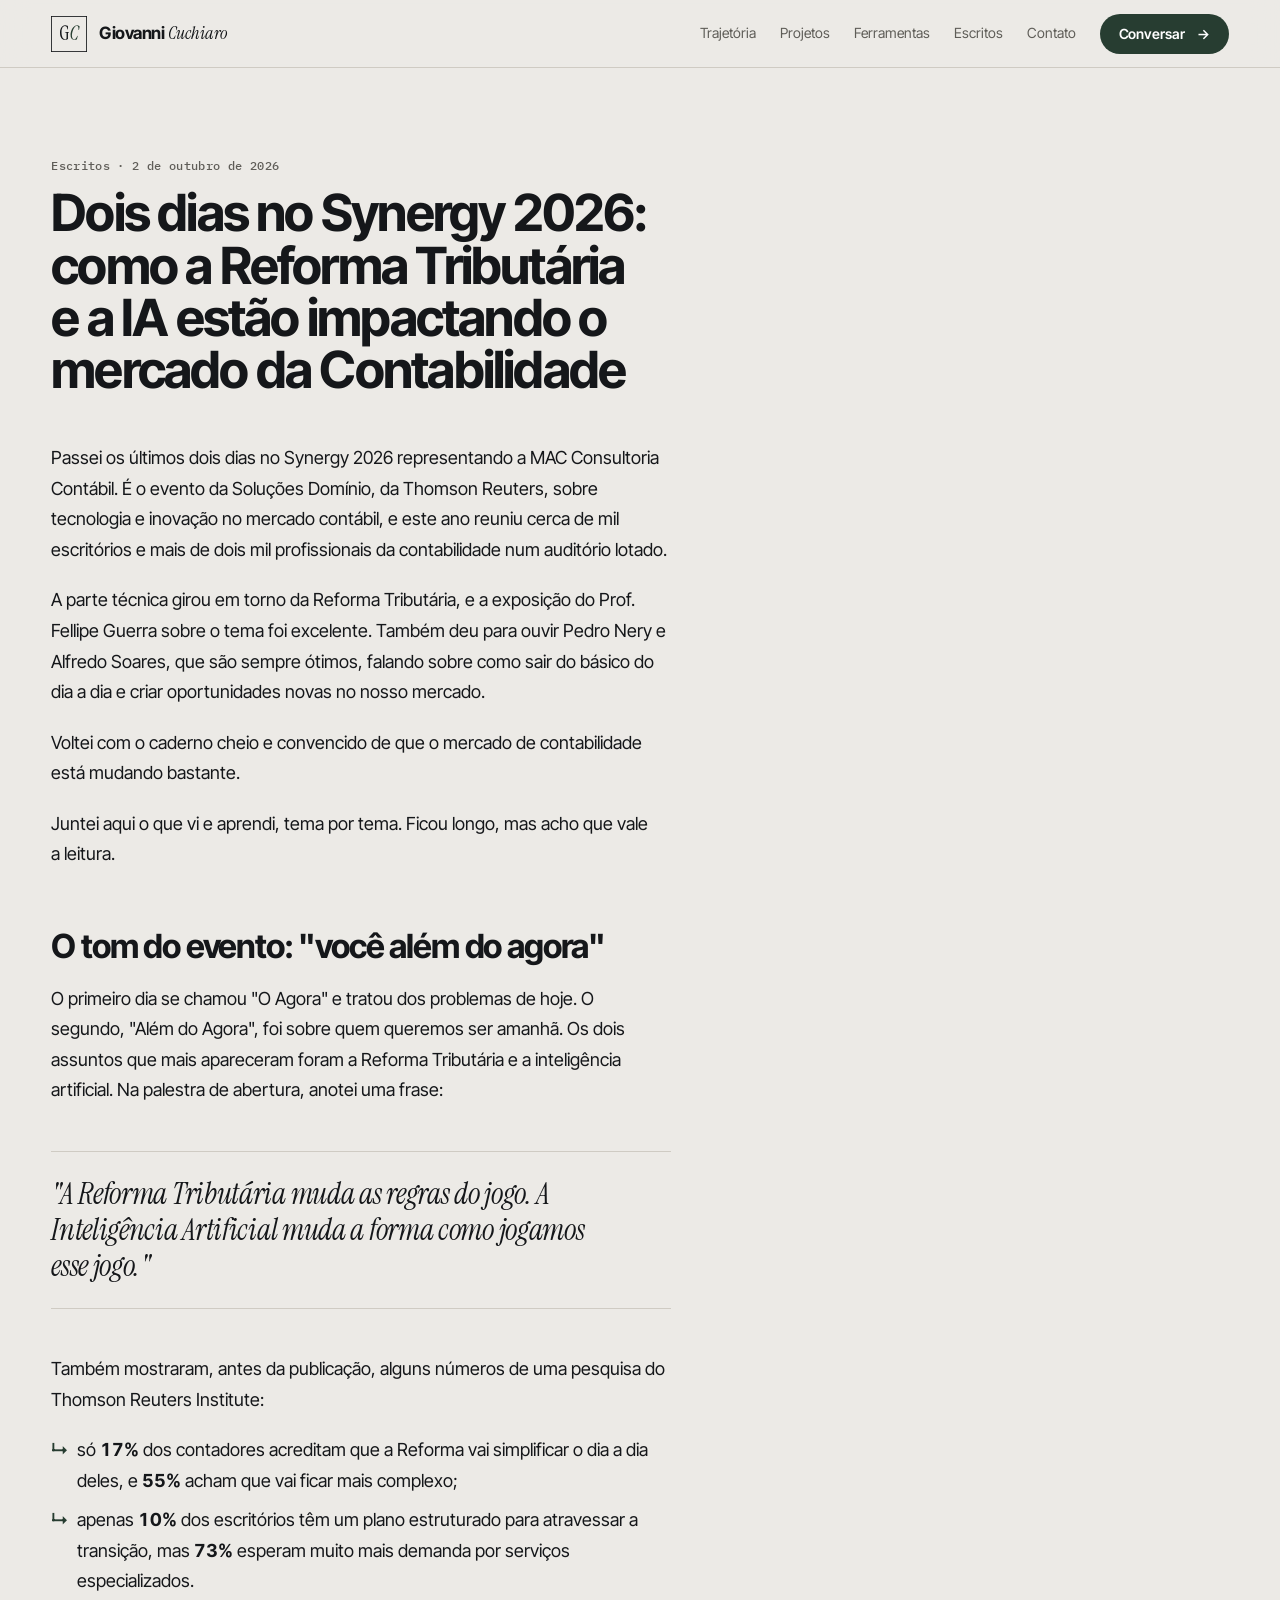
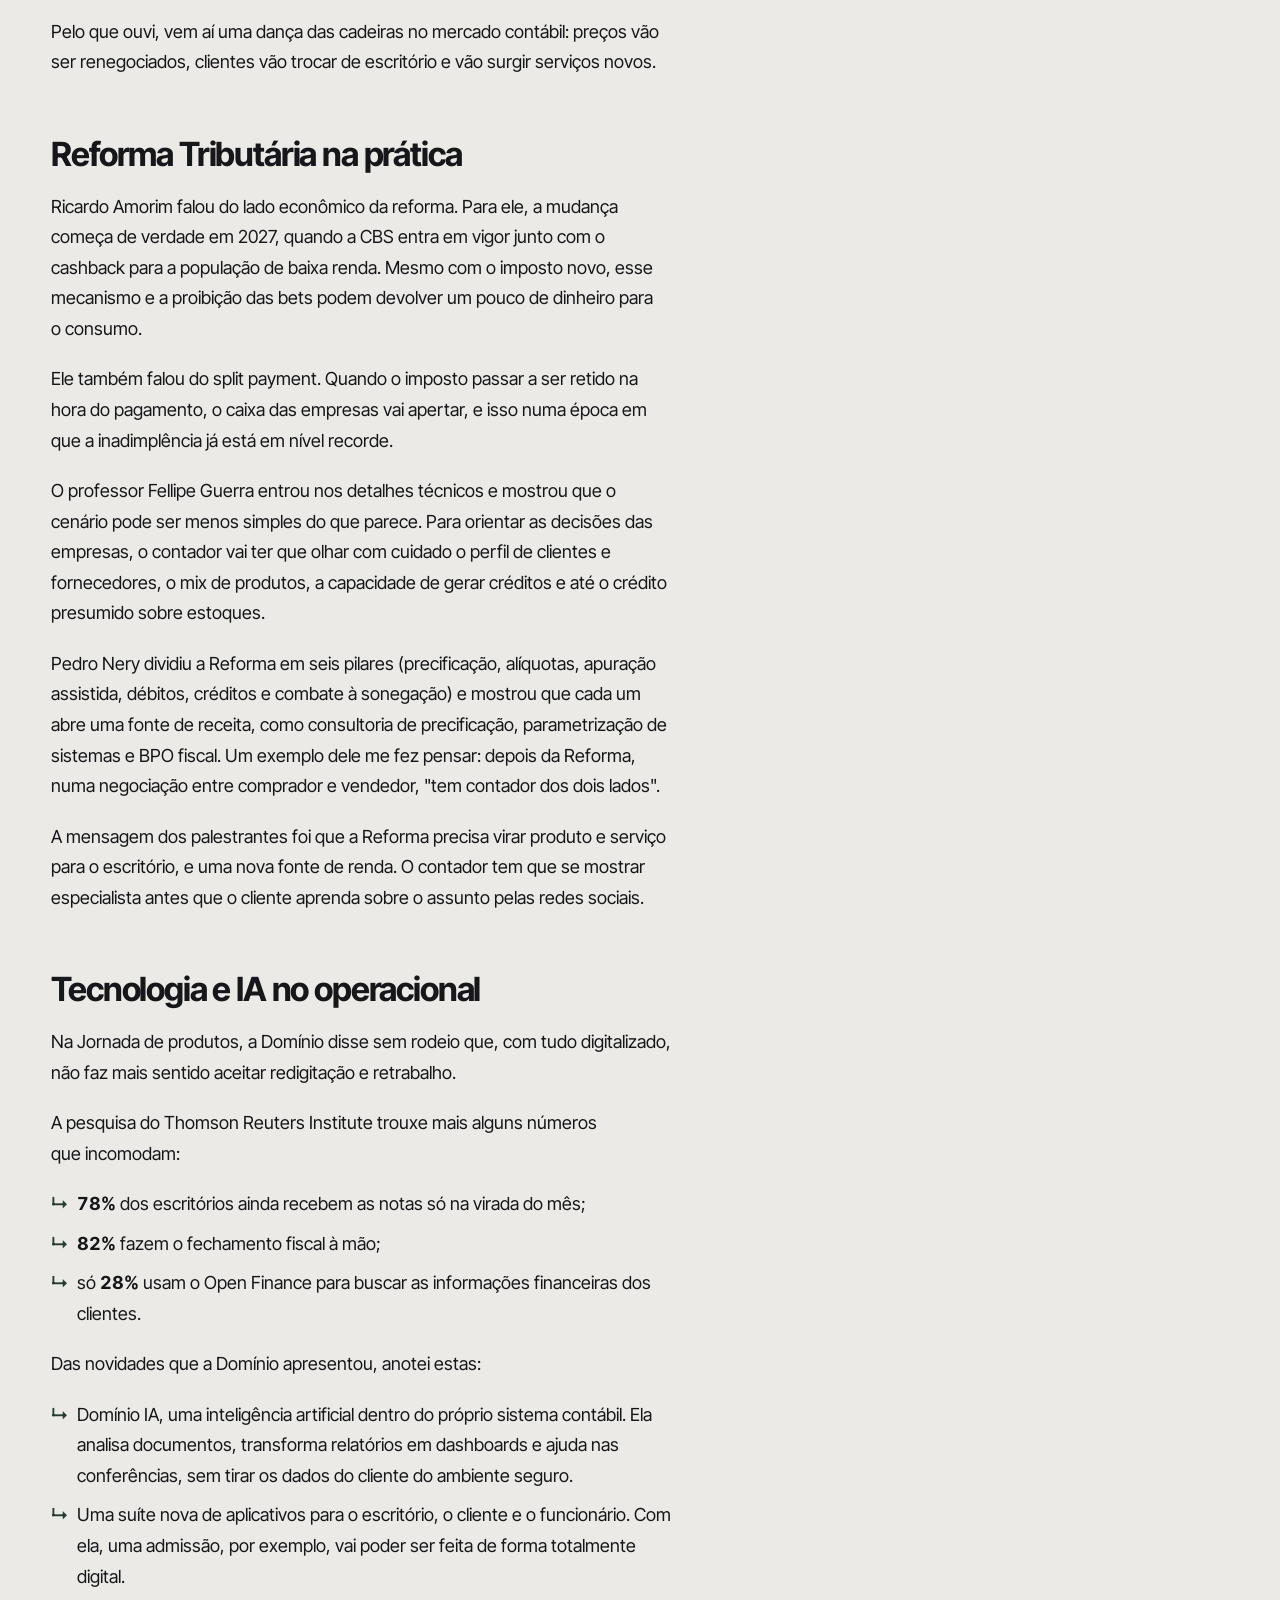
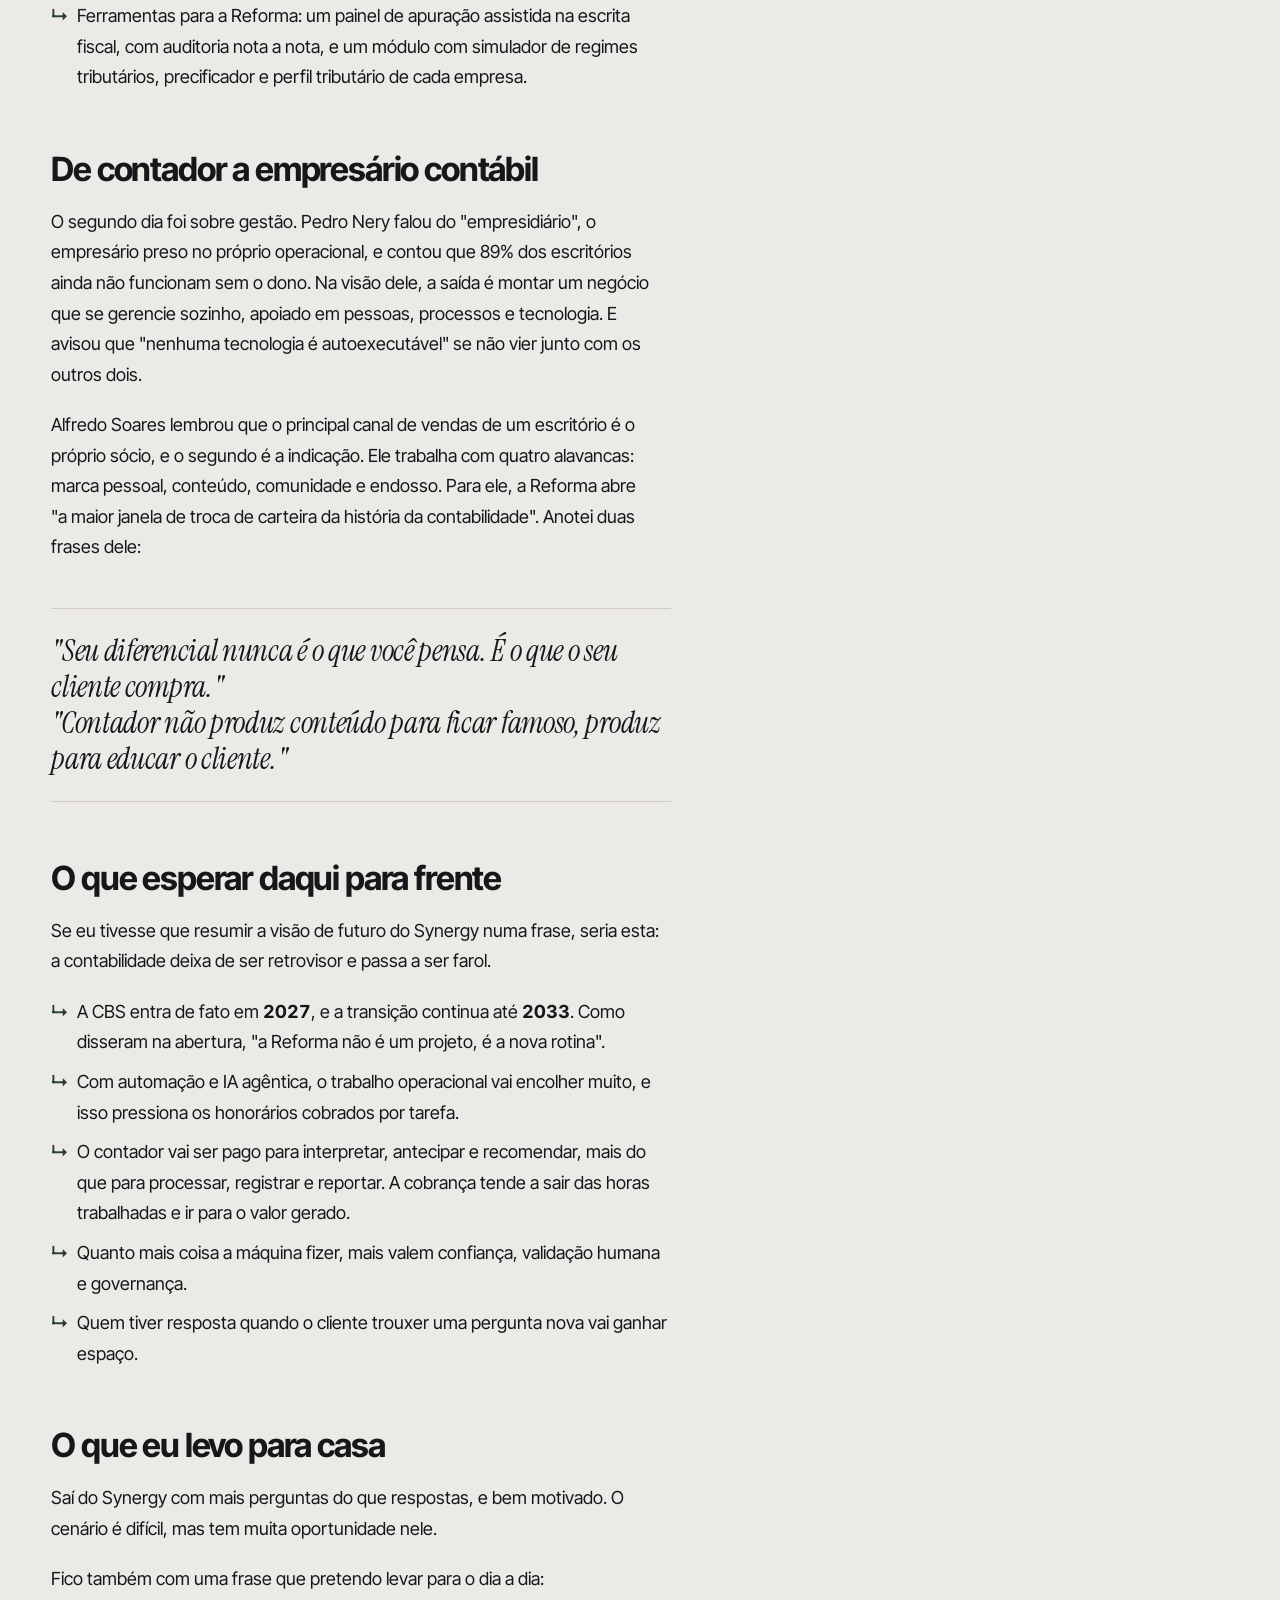
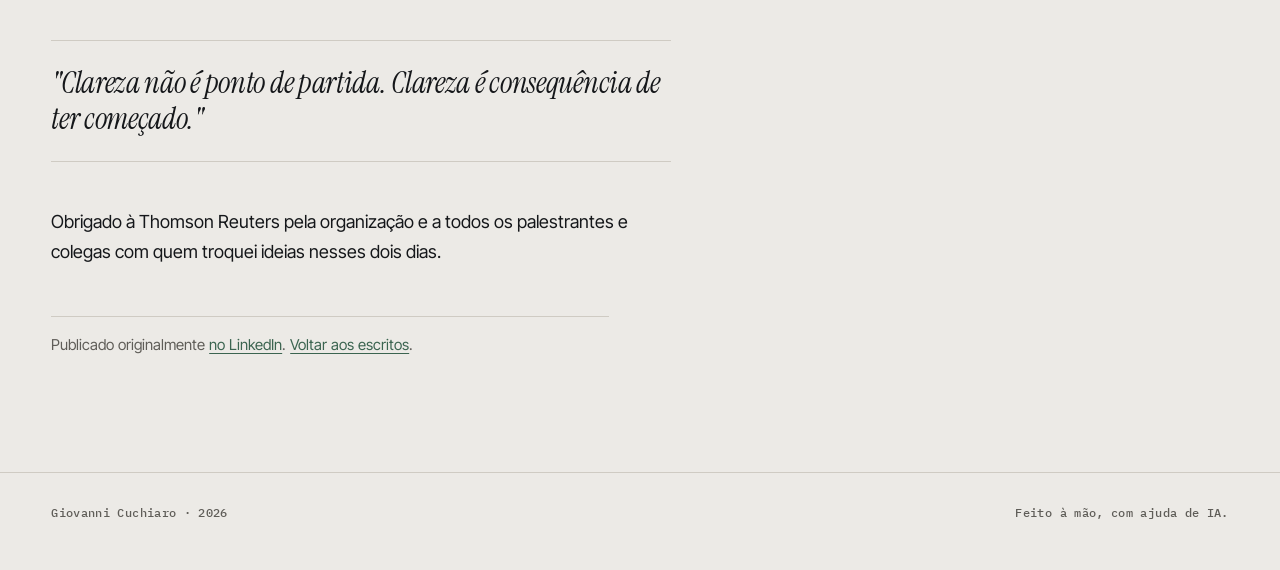
<file: escritos/synergy-2026/index.html>
<!doctype html>
<html lang="pt-BR">
<head>
<meta charset="utf-8">
<meta name="viewport" content="width=device-width, initial-scale=1">
<meta name="theme-color" content="#15171A">
<title>Dois dias no Synergy 2026: como a Reforma Tributária e a IA estão impactando o mercado da Contabilidade | Giovanni Cuchiaro</title>
<meta name="description" content="O que vi e aprendi no Synergy 2026 sobre Reforma Tributária, IA e o futuro do escritório contábil.">
<meta property="og:title" content="Dois dias no Synergy 2026: como a Reforma Tributária e a IA estão impactando o mercado da Contabilidade | Giovanni Cuchiaro">
<meta property="og:description" content="O que vi e aprendi no Synergy 2026 sobre Reforma Tributária, IA e o futuro do escritório contábil.">
<meta property="og:type" content="website">
<meta property="og:url" content="https://giovannicuchiaro.com/escritos/synergy-2026/">
<meta property="og:image" content="https://giovannicuchiaro.com/assets/og.jpg">
<link rel="canonical" href="https://giovannicuchiaro.com/escritos/synergy-2026/">
<link rel="icon" href="../../assets/favicon.svg" type="image/svg+xml">
<link rel="preconnect" href="https://fonts.googleapis.com"><link rel="preconnect" href="https://fonts.gstatic.com" crossorigin><link href="https://fonts.googleapis.com/css2?family=Inter+Tight:wght@400;500;600;700;800&family=Instrument+Serif:ital@0;1&family=IBM+Plex+Mono:wght@400;500&display=swap" rel="stylesheet">
<script>document.documentElement.classList.add("js")</script>
<link rel="stylesheet" href="../../assets/tokens.css">
<link rel="stylesheet" href="../../assets/style.css">
</head>
<body>
<a class="skip" href="#conteudo">Pular para o conteúdo</a>
<div class="progress" id="progress" aria-hidden="true"></div>
<header class="nav">
  <div class="nav-in">
    <a class="brand" href="../../" aria-label="Giovanni Cuchiaro, início"><img src="../../assets/logos/gc-monograma-claro.svg" alt="" width="36" height="36"><span class="who"><b>Giovanni</b> <em>Cuchiaro</em></span></a>
    <nav class="menu" id="menu" aria-label="Seções"><ol><li><a href="../../#trajetoria" data-id="trajetoria"><span>01</span>Trajetória</a></li><li><a href="../../#projetos" data-id="projetos"><span>02</span>Projetos</a></li><li><a href="../../#ferramentas" data-id="ferramentas"><span>03</span>Ferramentas</a></li><li><a href="../../#escritos" data-id="escritos"><span>04</span>Escritos</a></li><li><a href="../../#contato" data-id="contato"><span>05</span>Contato</a></li></ol></nav>
    <a class="btn btn-p btn-sm mag nav-cta" href="../../#contato">Conversar <span class="ar" aria-hidden="true">→</span></a>
    <button class="burger" type="button" aria-expanded="false" aria-controls="menu" aria-label="Abrir menu"><i></i><i></i></button>
  </div>
</header>
<main id="conteudo">

<article class="art">
  <header class="page-head">
    <div class="wrap">
      <p class="label rv">Escritos · 2 de outubro de 2026</p>
      <h1 class="rv art-title">Dois dias no Synergy 2026: como a Reforma Tributária e a IA estão impactando o mercado da Contabilidade</h1>
    </div>
  </header>
  <div class="sec art-body">
    <div class="wrap">
      <div class="prose"><p>Passei os últimos dois dias no Synergy 2026 representando a MAC Consultoria Contábil. É o evento da Soluções Domínio, da Thomson Reuters, sobre tecnologia e inovação no mercado contábil, e este ano reuniu cerca de mil escritórios e mais de dois mil profissionais da contabilidade num auditório lotado.</p>
<p>A parte técnica girou em torno da Reforma Tributária, e a exposição do Prof. Fellipe Guerra sobre o tema foi excelente. Também deu para ouvir Pedro Nery e Alfredo Soares, que são sempre ótimos, falando sobre como sair do básico do dia a dia e criar oportunidades novas no nosso mercado.</p>
<p>Voltei com o caderno cheio e convencido de que o mercado de contabilidade está mudando bastante.</p>
<p>Juntei aqui o que vi e aprendi, tema por tema. Ficou longo, mas acho que vale a leitura.</p>
<h2>O tom do evento: "você além do agora"</h2>
<p>O primeiro dia se chamou "O Agora" e tratou dos problemas de hoje. O segundo, "Além do Agora", foi sobre quem queremos ser amanhã. Os dois assuntos que mais apareceram foram a Reforma Tributária e a inteligência artificial. Na palestra de abertura, anotei uma frase:</p>
<blockquote>
<p>"A Reforma Tributária muda as regras do jogo. A Inteligência Artificial muda a forma como jogamos esse jogo."</p>
</blockquote>
<p>Também mostraram, antes da publicação, alguns números de uma pesquisa do Thomson Reuters Institute:</p>
<ul>
<li>só <strong>17%</strong> dos contadores acreditam que a Reforma vai simplificar o dia a dia deles, e <strong>55%</strong> acham que vai ficar mais complexo;</li>
<li>apenas <strong>10%</strong> dos escritórios têm um plano estruturado para atravessar a transição, mas <strong>73%</strong> esperam muito mais demanda por serviços especializados.</li>
</ul>
<p>Pelo que ouvi, vem aí uma dança das cadeiras no mercado contábil: preços vão ser renegociados, clientes vão trocar de escritório e vão surgir serviços novos.</p>
<h2>Reforma Tributária na prática</h2>
<p>Ricardo Amorim falou do lado econômico da reforma. Para ele, a mudança começa de verdade em 2027, quando a CBS entra em vigor junto com o cashback para a população de baixa renda. Mesmo com o imposto novo, esse mecanismo e a proibição das bets podem devolver um pouco de dinheiro para o consumo.</p>
<p>Ele também falou do split payment. Quando o imposto passar a ser retido na hora do pagamento, o caixa das empresas vai apertar, e isso numa época em que a inadimplência já está em nível recorde.</p>
<p>O professor Fellipe Guerra entrou nos detalhes técnicos e mostrou que o cenário pode ser menos simples do que parece. Para orientar as decisões das empresas, o contador vai ter que olhar com cuidado o perfil de clientes e fornecedores, o mix de produtos, a capacidade de gerar créditos e até o crédito presumido sobre estoques.</p>
<p>Pedro Nery dividiu a Reforma em seis pilares (precificação, alíquotas, apuração assistida, débitos, créditos e combate à sonegação) e mostrou que cada um abre uma fonte de receita, como consultoria de precificação, parametrização de sistemas e BPO fiscal. Um exemplo dele me fez pensar: depois da Reforma, numa negociação entre comprador e vendedor, "tem contador dos dois lados".</p>
<p>A mensagem dos palestrantes foi que a Reforma precisa virar produto e serviço para o escritório, e uma nova fonte de renda. O contador tem que se mostrar especialista antes que o cliente aprenda sobre o assunto pelas redes sociais.</p>
<h2>Tecnologia e IA no operacional</h2>
<p>Na Jornada de produtos, a Domínio disse sem rodeio que, com tudo digitalizado, não faz mais sentido aceitar redigitação e retrabalho.</p>
<p>A pesquisa do Thomson Reuters Institute trouxe mais alguns números que incomodam:</p>
<ul>
<li><strong>78%</strong> dos escritórios ainda recebem as notas só na virada do mês;</li>
<li><strong>82%</strong> fazem o fechamento fiscal à mão;</li>
<li>só <strong>28%</strong> usam o Open Finance para buscar as informações financeiras dos clientes.</li>
</ul>
<p>Das novidades que a Domínio apresentou, anotei estas:</p>
<ul>
<li>Domínio IA, uma inteligência artificial dentro do próprio sistema contábil. Ela analisa documentos, transforma relatórios em dashboards e ajuda nas conferências, sem tirar os dados do cliente do ambiente seguro.</li>
<li>Uma suíte nova de aplicativos para o escritório, o cliente e o funcionário. Com ela, uma admissão, por exemplo, vai poder ser feita de forma totalmente digital.</li>
<li>Ferramentas para a Reforma: um painel de apuração assistida na escrita fiscal, com auditoria nota a nota, e um módulo com simulador de regimes tributários, precificador e perfil tributário de cada empresa.</li>
</ul>
<h2>De contador a empresário contábil</h2>
<p>O segundo dia foi sobre gestão. Pedro Nery falou do "empresidiário", o empresário preso no próprio operacional, e contou que 89% dos escritórios ainda não funcionam sem o dono. Na visão dele, a saída é montar um negócio que se gerencie sozinho, apoiado em pessoas, processos e tecnologia. E avisou que "nenhuma tecnologia é autoexecutável" se não vier junto com os outros dois.</p>
<p>Alfredo Soares lembrou que o principal canal de vendas de um escritório é o próprio sócio, e o segundo é a indicação. Ele trabalha com quatro alavancas: marca pessoal, conteúdo, comunidade e endosso. Para ele, a Reforma abre "a maior janela de troca de carteira da história da contabilidade". Anotei duas frases dele:</p>
<blockquote>
<p>"Seu diferencial nunca é o que você pensa. É o que o seu cliente compra."</p>
<p>"Contador não produz conteúdo para ficar famoso, produz para educar o cliente."</p>
</blockquote>
<h2>O que esperar daqui para frente</h2>
<p>Se eu tivesse que resumir a visão de futuro do Synergy numa frase, seria esta: a contabilidade deixa de ser retrovisor e passa a ser farol.</p>
<ul>
<li>A CBS entra de fato em <strong>2027</strong>, e a transição continua até <strong>2033</strong>. Como disseram na abertura, "a Reforma não é um projeto, é a nova rotina".</li>
<li>Com automação e IA agêntica, o trabalho operacional vai encolher muito, e isso pressiona os honorários cobrados por tarefa.</li>
<li>O contador vai ser pago para interpretar, antecipar e recomendar, mais do que para processar, registrar e reportar. A cobrança tende a sair das horas trabalhadas e ir para o valor gerado.</li>
<li>Quanto mais coisa a máquina fizer, mais valem confiança, validação humana e governança.</li>
<li>Quem tiver resposta quando o cliente trouxer uma pergunta nova vai ganhar espaço.</li>
</ul>
<h2>O que eu levo para casa</h2>
<p>Saí do Synergy com mais perguntas do que respostas, e bem motivado. O cenário é difícil, mas tem muita oportunidade nele.</p>
<p>Fico também com uma frase que pretendo levar para o dia a dia:</p>
<blockquote>
<p>"Clareza não é ponto de partida. Clareza é consequência de ter começado."</p>
</blockquote>
<p>Obrigado à Thomson Reuters pela organização e a todos os palestrantes e colegas com quem troquei ideias nesses dois dias.</p></div>
      <p class="article-foot">Publicado originalmente <a href="https://www.linkedin.com/pulse/dois-dias-synergy-2026-como-reforma-tribut%C3%A1ria-e-ia-est%C3%A3o-cuchiaro-wpigf/">no LinkedIn</a>. <a href="../../#escritos">Voltar aos escritos</a>.</p>
    </div>
  </div>
</article>

</main>
<footer class="foot"><div class="wrap"><span class="label">Giovanni Cuchiaro · 2026</span><span class="label">Feito à mão, com ajuda de IA.</span></div></footer>
<div class="cur" id="cur" aria-hidden="true"></div>
<script src="../../assets/site.js" defer></script>
</body>
</html>
</file>
<file: assets/tokens.css>
/* Giovanni Cuchiaro — gerado de tokens.json. Tema claro em :root; banda escura com .dark ou [data-theme="dark"]. */
:root, [data-theme="light"] {
  --bg: #ECEAE6;
  --surface: #F6F5F2;
  --ink: #15171A;
  --ink-2: #5F5D58;
  --line: #CFCBC3;
  --line-s: #7C7971;
  --brand: #3B6450;
  --accent: #273D31;
  --accent-h: #1C2D24;
  --on-accent: #FFFFFF;
  --s-ok: #2E6B45;
  --s-aten: #865A0B;
  --s-erro: #9A3B2E;
  --s-info: #34557E;
  --accent-soft: #DCE3DE;
  --chart-1: var(--accent);
  --chart-2: #A26F1F;
  --chart-3: #4C6F94;
  --chart-4: #9C5A3E;
  --chart-5: #76736C;
  --chart-grid: #DDD9D2;
  --verde-900: #1C2D24;
  --verde-800: #273D31;
  --verde-700: #33503F;
  --verde-600: #3B6450;
  --verde-400: #67A282;
  --verde-300: #8DBFA3;
  --verde-200: #B4D6C2;
  --grafite-950: #15171A;
  --grafite-900: #1D2024;
  --grafite-800: #24272B;
  --pedra-300: #9A9893;
  --nevoa: #ECEAE6;
  --nevoa-alta: #F6F5F2;
  --nevoa-funda: #E2DFD9;
  --tinta: #15171A;
  --tinta-2: #5F5D58;
  --linha: #CFCBC3;
  --linha-forte: #7C7971;
  --ok: #2E6B45;
  --ok-d: #7CC49A;
  --aten: #865A0B;
  --aten-d: #E2AE55;
  --erro: #9A3B2E;
  --erro-d: #E58E7E;
  --info: #34557E;
  --info-d: #93AED4;
  --shadow-modal: 0 30px 80px -20px rgba(21,23,26,0.5);
}
.dark, [data-theme="dark"] {
  --bg: #15171A;
  --surface: #1D2024;
  --ink: #ECEAE6;
  --ink-2: #9A9893;
  --line: #2C2F33;
  --line-s: #8A877F;
  --brand: #8DBFA3;
  --accent: #67A282;
  --accent-h: #B4D6C2;
  --on-accent: #15171A;
  --s-ok: #7CC49A;
  --s-aten: #E2AE55;
  --s-erro: #E58E7E;
  --s-info: #93AED4;
  --accent-soft: #1E2A24;
  --chart-1: var(--accent);
  --chart-2: #D9A55A;
  --chart-3: #8EAACB;
  --chart-4: #D2906F;
  --chart-5: #8D8A84;
  --chart-grid: #24272B;
}
:root {
  --font-display: "Inter Tight", system-ui, sans-serif;
  --font-serif: "Instrument Serif", Georgia, serif;
  --font-mono: "IBM Plex Mono", ui-monospace, Menlo, monospace;
  --s-1: 4px;
  --s-2: 8px;
  --s-3: 12px;
  --s-4: 16px;
  --s-6: 24px;
  --s-8: 32px;
  --s-12: 48px;
  --s-16: 64px;
  --s-24: 96px;
  --s-32: 128px;
  --s-48: 192px;
  --r-0: 0;
  --r-s: 4px;
  --r-pill: 999px;
  --d-fast: 180ms;
  --d-base: 420ms;
  --d-slow: 900ms;
  --d-count: 1600ms;
  --e-out: cubic-bezier(.16,1,.3,1);
  --e-io: cubic-bezier(.65,0,.35,1);
  --band: clamp(72px,9vw,144px);
  --gut: clamp(20px,4vw,64px);
  --measure: 62ch;
  --measure-title: 22ch;
  --side: 248px;
  --z-raised: 2;
  --z-sticky: 40;
  --z-dropdown: 50;
  --z-top: 100;
  --z-scrim: 1050;
  --z-drawer: 1100;
  --z-modal: 1200;
  --z-tip: 1300;
  --z-cursor: 1400;
}
.t-num { font-family: var(--font-display); font-size: 144px; line-height: 0.86; font-weight: 800; letter-spacing: -0.06em; }
.t-d1 { font-family: var(--font-display); font-size: 96px; line-height: 1; font-weight: 700; letter-spacing: -0.035em; }
.t-h1 { font-family: var(--font-display); font-size: 60px; line-height: 1.02; font-weight: 700; letter-spacing: -0.035em; }
.t-h2 { font-family: var(--font-display); font-size: 36px; line-height: 1.05; font-weight: 700; letter-spacing: -0.03em; }
.t-h3 { font-family: var(--font-display); font-size: 22px; line-height: 1.2; font-weight: 600; letter-spacing: -0.02em; }
.t-serif { font-family: var(--font-serif); font-size: 60px; line-height: 1.02; font-weight: 400; letter-spacing: -0.01em; font-style: italic; }
.t-lede { font-family: var(--font-display); font-size: 21px; line-height: 1.5; font-weight: 400; }
.t-body { font-family: var(--font-display); font-size: 17px; line-height: 1.6; font-weight: 400; }
.t-small { font-family: var(--font-display); font-size: 14px; line-height: 1.5; font-weight: 400; }
.t-label { font-family: var(--font-mono); font-size: 12px; line-height: 1.4; font-weight: 500; letter-spacing: 0.03em; }
</file>
<file: assets/style.css>
/* giovannicuchiaro.com — v5, no design system de C:/Dev/design-system-giovanni
   Cores, fontes, espaços, durações e curvas vêm de tokens.css (mesmos nomes do sistema).
   Componentes recriados de referencia/guia.css: botões pílula, cards sem raio, badges,
   linhas expansíveis, abas, números grandes, faixa rolante, órbita, cursor e progresso. */

:root {
  --t-num: clamp(64px, 9vw, 144px);
  --t-d1: clamp(44px, 6.4vw, 96px);
  --t-h1: clamp(34px, 4vw, 60px);
  --t-h2: clamp(26px, 2.6vw, 36px);
  --t-h3: 22px;
  --t-lede: clamp(18px, 1.5vw, 21px);
  --t-body: 17px;
  --t-small: 14px;
  --t-label: 12px;
  --nav-h: 68px;
  --wrap: 1320px;
}
.dark { background: var(--bg); color: var(--ink); }

/* ---------- Base ---------- */
* { box-sizing: border-box; min-width: 0; }
html { scroll-behavior: smooth; scroll-padding-top: calc(var(--nav-h) + 16px); -webkit-text-size-adjust: 100%; }
body { margin: 0; background: var(--bg); color: var(--ink); font: 400 var(--t-body)/1.6 var(--font-display); -webkit-font-smoothing: antialiased; overflow-x: clip; }
::selection { background: var(--verde-800); color: #fff; }
img { max-width: 100%; display: block; }
a { color: var(--brand); text-underline-offset: 3px; text-decoration-thickness: 1px; transition: color var(--d-fast); }
:focus-visible { outline: 2px solid var(--accent); outline-offset: 3px; }
h1, h2, h3, h4 { margin: 0; font-weight: 700; letter-spacing: -.035em; line-height: 1.02; text-wrap: balance; }
p { margin: 0; text-wrap: pretty; }
ul { margin: 0; padding: 0; list-style: none; }
.serif { font-family: var(--font-serif); font-style: italic; font-weight: 400; letter-spacing: -.01em; }
h1 .serif, h2 .serif { color: var(--accent); }
.label { font: 500 var(--t-label)/1.4 var(--font-mono); letter-spacing: .03em; color: var(--ink-2); }
.lede { font-size: var(--t-lede); line-height: 1.5; color: var(--ink-2); max-width: var(--measure); }
.wrap { max-width: var(--wrap); margin: 0 auto; padding-inline: var(--gut); position: relative; }
.skip { position: absolute; left: -999px; top: 8px; background: var(--ink); color: var(--bg); padding: 8px 12px; z-index: var(--z-cursor); }
.skip:focus { left: 8px; }

/* ---------- Barra de navegação ---------- */
.nav { position: fixed; inset: 0 0 auto; height: var(--nav-h); z-index: var(--z-top); background: color-mix(in srgb, var(--nevoa) 86%, transparent); -webkit-backdrop-filter: blur(14px); backdrop-filter: blur(14px); border-bottom: 1px solid var(--linha); color: var(--tinta); }
.nav-in { max-width: var(--wrap); height: 100%; margin: 0 auto; padding-inline: var(--gut); display: flex; align-items: center; gap: var(--s-6); }
.brand { display: flex; align-items: center; gap: var(--s-3); text-decoration: none; color: var(--tinta); flex: none; }
.brand img { width: 36px; height: 36px; }
.who { font-size: 17px; line-height: 1; letter-spacing: -.03em; white-space: nowrap; }
.who b { font-weight: 700; }
.who em { font-family: var(--font-serif); font-style: italic; font-weight: 400; letter-spacing: -.01em; font-size: 1.08em; }
.menu { margin-left: auto; }
.menu ol { list-style: none; margin: 0; padding: 0; display: flex; gap: var(--s-6); }
.menu a { position: relative; display: block; padding: 6px 0; font-size: 14px; text-decoration: none; color: var(--tinta-2); }
.menu a span { display: none; }
.menu a::after { content: ""; position: absolute; left: 0; right: 0; bottom: 0; height: 1.5px; background: var(--verde-800); transform: scaleX(0); transform-origin: 0 50%; transition: transform var(--d-base) var(--e-out); }
.menu a.on { color: var(--tinta); font-weight: 600; }
.menu a.on::after { transform: none; }
@media (hover: hover) and (pointer: fine) { .menu a:hover { color: var(--tinta); } .menu a:hover::after { transform: none; } }
.nav-cta { flex: none; }
.burger { display: none; width: 44px; height: 44px; border: 1px solid var(--linha-forte); border-radius: 50%; background: none; color: inherit; position: relative; cursor: pointer; flex: none; margin-left: auto; z-index: calc(var(--z-drawer) + 1); }
.burger i { position: absolute; left: 13px; right: 13px; height: 1.5px; background: currentColor; transition: transform var(--d-base) var(--e-out); }
.burger i:first-child { top: 17px; } .burger i:last-child { top: 25px; }
.burger[aria-expanded="true"] { color: var(--nevoa); border-color: #8A877F; }
.burger[aria-expanded="true"] i:first-child { transform: translateY(4px) rotate(45deg); }
.burger[aria-expanded="true"] i:last-child { transform: translateY(-4px) rotate(-45deg); }
@media (max-width: 960px) {
  .burger { display: block; }
  .nav .nav-cta { display: none; }
  .menu { position: fixed; inset: 0; z-index: var(--z-drawer); background: var(--grafite-950); color: var(--nevoa); padding: calc(var(--nav-h) + var(--s-8)) var(--gut) var(--s-12); display: flex; flex-direction: column; justify-content: flex-start; opacity: 0; visibility: hidden; transition: opacity var(--d-base) var(--e-out), visibility 0s linear var(--d-base); }
  .menu.open { opacity: 1; visibility: visible; transition: opacity var(--d-base) var(--e-out); }
  .menu ol { flex-direction: column; gap: var(--s-1); }
  .menu a { display: flex; gap: 10px; align-items: baseline; padding: 6px 0; font: 700 clamp(34px, 9vw, 48px)/1.15 var(--font-display); letter-spacing: -.04em; color: var(--nevoa); }
  .menu a span { display: inline; font: 500 11px var(--font-mono); letter-spacing: 0; color: var(--verde-400); }
  .menu a::after { display: none; }
  .menu a.on { color: var(--verde-400); font-weight: 700; }
  body.menu-open { overflow: hidden; }
  body.menu-open .nav { -webkit-backdrop-filter: none; backdrop-filter: none; background: var(--grafite-950); border-bottom-color: #2C2F33; }
}

/* ---------- Botões ---------- */
.btn { --bx: 0px; --by: 0px; position: relative; display: inline-flex; align-items: center; justify-content: center; gap: 12px; min-height: 52px; padding: 0 26px; border-radius: var(--r-pill); font: 600 15px/1 var(--font-display); letter-spacing: -.005em; text-decoration: none; cursor: pointer; border: 1.5px solid transparent; overflow: hidden; isolation: isolate; transform: translate(var(--bx), var(--by)); transition: transform var(--d-base) var(--e-out), color var(--d-base) var(--e-out), border-color var(--d-base), background-color var(--d-base); }
.btn::before { content: ""; position: absolute; inset: 0; z-index: -1; border-radius: inherit; transform: translateY(101%); transition: transform var(--d-base) var(--e-out); }
.btn .ar { display: inline-block; transition: transform var(--d-base) var(--e-out); }
.btn-p { background: var(--accent); color: var(--on-accent); }
.btn-p::before { background: var(--grafite-950); }
.dark .btn-p::before { background: var(--nevoa); }
.btn-s { border-color: var(--ink); color: var(--ink); background: transparent; }
.btn-s::before { background: var(--ink); }
.btn-g { min-height: 44px; padding: 0; border: 0; border-radius: 0; background: none; color: var(--ink); overflow: visible; }
.btn-g::before { inset: auto 0 8px 0; height: 1.5px; background: var(--accent); transform: scaleX(.25); transform-origin: 0 50%; border-radius: 0; }
.btn-sm { min-height: 40px; padding: 0 18px; font-size: 14px; }
.nav .btn-p { background: var(--verde-800); color: #fff; }
@media (hover: hover) and (pointer: fine) {
  .btn:hover::before { transform: none; }
  .btn:hover .ar, .post:hover .btn-g .ar { transform: translateX(5px); }
  .btn-s:hover { color: var(--bg); }
  .dark .btn-p:hover { color: var(--grafite-950); }
  .btn-g:hover::before, .post:hover .btn-g::before { transform: scaleX(1); }
}
.btn:focus-visible { outline: 2px solid var(--ink); outline-offset: 3px; box-shadow: 0 0 0 2px var(--bg); }
.btn:active { transform: translate(var(--bx), var(--by)) scale(.97); }
.btnrow { display: flex; flex-wrap: wrap; gap: var(--s-3); align-items: center; }

/* ---------- Badges ---------- */
.badge { display: inline-flex; align-items: center; gap: 6px; height: 26px; padding: 0 10px; border-radius: var(--r-pill); font: 500 12px/1 var(--font-mono); border: 1px solid currentColor; white-space: nowrap; }
.badge::before { content: ""; width: 6px; height: 6px; border-radius: 50%; background: currentColor; }
.b-neutral { color: var(--ink-2); }
.b-neutral::before { display: none; }
.tags { display: flex; flex-wrap: wrap; gap: var(--s-2); }

/* ---------- Hero ---------- */
.hero { position: relative; overflow: hidden; padding-block: calc(var(--nav-h) + clamp(72px, 10vw, 152px)) var(--band); }
.orb { position: absolute; width: min(70vw, 780px); aspect-ratio: 1; right: -16%; top: -34%; border-radius: 50%; background: conic-gradient(from 0deg, var(--verde-600), var(--verde-800), var(--verde-700), var(--verde-400), var(--verde-600)); filter: blur(90px); opacity: .5; animation: spin 26s linear infinite; pointer-events: none; }
@keyframes spin { to { transform: rotate(360deg); } }
.hero h1 { font-size: var(--t-d1); line-height: 1; margin-top: var(--s-4); max-width: 12ch; }
.hero-grid { display: grid; grid-template-columns: minmax(0, 7fr) minmax(0, 5fr); gap: var(--s-12) var(--s-16); align-items: start; margin-top: var(--s-12); padding-top: var(--s-6); border-top: 1px solid var(--line); }
.hl { font: 500 var(--t-label)/1.4 var(--font-mono); letter-spacing: .03em; color: var(--accent); margin-bottom: var(--s-4); }
.hero .lede { color: var(--ink); }
@media (max-width: 1099px) { .hero-grid { grid-template-columns: 1fr; } }

/* Card "agora" */
.nc { background: var(--surface); border: 1px solid var(--line); padding: var(--s-8); }
.nc h2 { font-size: var(--t-h3); letter-spacing: -.02em; line-height: 1.2; margin-top: var(--s-2); }
.nc ul { margin-top: var(--s-4); }
.nc li { position: relative; padding: var(--s-3) 0 var(--s-3) 26px; border-top: 1px solid var(--line); font-size: 15px; color: var(--ink-2); }
.nc li::before { content: "↳"; position: absolute; left: 0; color: var(--accent); font-weight: 600; }
.dot { display: inline-block; width: 8px; height: 8px; border-radius: 50%; background: var(--accent); margin-right: 8px; vertical-align: 1px; animation: pulse 2s var(--e-io) infinite; }
@keyframes pulse { 50% { box-shadow: 0 0 0 6px color-mix(in srgb, var(--accent) 22%, transparent); } }

/* ---------- Faixa rolante ---------- */
.marquee { overflow: hidden; border-bottom: 1px solid var(--line); padding: var(--s-6) 0; -webkit-mask-image: linear-gradient(90deg, transparent, #000 8%, #000 92%, transparent); mask-image: linear-gradient(90deg, transparent, #000 8%, #000 92%, transparent); }
.mq { display: flex; gap: var(--s-12); width: max-content; animation: mq 38s linear infinite; font: 700 clamp(34px, 4.6vw, 68px)/1 var(--font-display); letter-spacing: -.04em; white-space: nowrap; padding-right: var(--s-12); }
.mq span:nth-child(even) { font-family: var(--font-serif); font-style: italic; font-weight: 400; color: var(--accent); }
.marquee:hover .mq { animation-play-state: paused; }
@keyframes mq { to { transform: translateX(-50%); } }

/* ---------- Seções ---------- */
.sec { padding-block: var(--band); border-top: 1px solid var(--line); }
.marquee + .sec { border-top: 0; }
.alt { background: var(--nevoa-funda); }
.sh { margin-bottom: var(--s-12); }
.sh .n { display: block; font: 500 var(--t-label) var(--font-mono); color: var(--accent); margin-bottom: var(--s-3); }
.sh h2 { font-size: var(--t-h1); max-width: var(--measure-title); }
.sh .lede { margin-top: var(--s-6); }
@media (min-width: 1100px) {
  .sec-grid { display: grid; grid-template-columns: minmax(0, 4fr) minmax(0, 8fr); gap: var(--s-16); align-items: start; }
  .sec-grid > .sh { position: sticky; top: calc(var(--nav-h) + var(--s-8)); margin-bottom: 0; z-index: var(--z-sticky); }
  .sec-grid .sh h2 { font-size: clamp(34px, 3.4vw, 52px); }
  .sec-grid .sh .lede { font-size: 17px; }
}
.sub-h { font-size: var(--t-h3); letter-spacing: -.02em; margin: var(--s-16) 0 var(--s-4); }

/* ---------- Trajetória ---------- */
.job { padding-block: var(--s-8); border-top: 1px solid var(--line); }
.job:first-child { border-top: 1px solid var(--ink); }
.job-head { display: grid; grid-template-columns: 96px minmax(0, 1fr) 48px; gap: var(--s-6); align-items: start; }
.yr { font: 800 40px/.9 var(--font-display); letter-spacing: -.05em; color: var(--accent); font-variant-numeric: tabular-nums; }
.job-head h3 { font-size: var(--t-h2); }
.job-head .label { margin-top: var(--s-2); }
.job-head .when { margin-top: var(--s-1); }
.logo { width: 48px; height: 48px; display: grid; place-items: center; }
.logo img { width: 100%; height: 100%; object-fit: contain; }
.logo.mac { background: #fff; border: 1px solid var(--line); padding: 4px; }
.logo.bba { background: #000; padding: 3px; }
.job-body { margin-left: calc(96px + var(--s-6)); margin-top: var(--s-6); display: grid; gap: var(--s-6); }
.job-sum { max-width: var(--measure); }
.sub { border-top: 1px solid var(--line); padding-top: var(--s-4); }
.sub h4 { font-size: 19px; letter-spacing: -.02em; margin-top: var(--s-2); }
.sub .meta { color: var(--ink-2); font-size: var(--t-small); margin-top: var(--s-1); }
.sub ul { margin-top: var(--s-3); }
.sub li { position: relative; padding: var(--s-2) 0 var(--s-2) 26px; color: var(--ink-2); font-size: 16px; }
.sub li::before { content: "↳"; position: absolute; left: 0; color: var(--accent); font-weight: 600; }
.qc { margin: 0; background: var(--surface); border: 1px solid var(--line); padding: var(--s-8); display: flex; flex-direction: column; gap: var(--s-4); }
.qc blockquote { margin: 0; font: 400 clamp(24px, 2.4vw, 32px)/1.12 var(--font-serif); font-style: italic; letter-spacing: -.01em; }
@media (max-width: 599px) {
  .job-head { grid-template-columns: minmax(0, 1fr) 44px; }
  .yr { grid-column: 1 / -1; font-size: 32px; }
  .logo { width: 44px; height: 44px; grid-row: 2; grid-column: 2; }
  .job-body { margin-left: 0; }
  .qc { padding: var(--s-6); }
}

/* ---------- Projetos ---------- */
.cards { display: grid; grid-template-columns: repeat(2, minmax(0, 1fr)); gap: var(--s-4); }
.pc { background: var(--surface); border: 1px solid var(--line); display: flex; flex-direction: column; transition: transform var(--d-base) var(--e-out), border-color var(--d-base), opacity var(--d-slow) var(--e-out); }
.pc-wide { grid-column: 1 / -1; }
.pc .shot { display: block; aspect-ratio: 16 / 10; overflow: hidden; background: var(--nevoa-funda); border-bottom: 1px solid var(--line); }
.pc-wide .shot { aspect-ratio: 21 / 9; }
.pc .shot img { width: 100%; height: 100%; object-fit: cover; object-position: top left; transition: transform var(--d-slow) var(--e-out); }
.pc .bd { padding: var(--s-6); display: flex; flex-direction: column; flex: 1; }
.pc-top { display: flex; justify-content: space-between; align-items: center; gap: var(--s-2); }
.pc h3 { font-size: var(--t-h3); letter-spacing: -.02em; line-height: 1.2; margin: var(--s-4) 0 var(--s-2); }
.pc p { color: var(--ink-2); font-size: 15px; }
.pc .stk { margin-top: auto; padding-top: var(--s-3); border-top: 1px solid var(--line); }
.pc p + .stk { margin-top: var(--s-6); }
@media (hover: hover) { .pc:hover { transform: translateY(-6px); border-color: var(--ink); } .pc:hover .shot img { transform: scale(1.02); } }
@media (max-width: 760px) { .cards { grid-template-columns: 1fr; } .pc-wide .shot { aspect-ratio: 16 / 10; } }

/* Linhas expansíveis */
.exp { border-top: 1px solid var(--line); }
.exp details { border-bottom: 1px solid var(--line); }
.exp summary { list-style: none; display: grid; grid-template-columns: minmax(0, 1fr) auto auto; gap: var(--s-6); align-items: center; padding: var(--s-6) 0; cursor: pointer; }
.exp summary::-webkit-details-marker { display: none; }
.exp summary b { font-size: clamp(19px, 1.8vw, 24px); letter-spacing: -.025em; font-weight: 700; }
.exp .pm { width: 32px; height: 32px; border: 1px solid var(--line-s); border-radius: 50%; position: relative; transition: transform var(--d-base) var(--e-out), background var(--d-base), border-color var(--d-base); }
.exp .pm::before, .exp .pm::after { content: ""; position: absolute; left: 50%; top: 50%; width: 12px; height: 1.5px; background: currentColor; transform: translate(-50%, -50%); }
.exp .pm::after { transform: translate(-50%, -50%) rotate(90deg); transition: transform var(--d-base) var(--e-out); }
.exp details[open] .pm { background: var(--accent); border-color: var(--accent); color: var(--on-accent); transform: rotate(180deg); }
.exp details[open] .pm::after { transform: translate(-50%, -50%) rotate(0); }
.exp .body { padding: 0 0 var(--s-6); color: var(--ink-2); max-width: var(--measure); }
.exp details[open] .body { animation: drop var(--d-base) var(--e-out); }
@keyframes drop { from { opacity: 0; transform: translateY(-8px); } }
@media (max-width: 599px) { .exp summary { grid-template-columns: minmax(0, 1fr) auto; gap: var(--s-2) var(--s-4); } .exp summary .label { grid-row: 2; } .exp .pm { grid-row: 1 / span 2; grid-column: 2; } }

/* ---------- Números ---------- */
.numbers .label { margin-bottom: var(--s-8); }
.stats { display: grid; grid-template-columns: repeat(4, minmax(0, 1fr)); border-top: 1px solid var(--line); }
.stat { padding: var(--s-8) var(--s-6) var(--s-6) 0; border-right: 1px solid var(--line); position: relative; }
.stat + .stat { padding-left: var(--s-6); }
.stat:last-child { border-right: 0; }
.stat .n { display: block; font: 800 var(--t-num)/.86 var(--font-display); letter-spacing: -.06em; font-variant-numeric: tabular-nums; }
.stat .n sup { font-size: .42em; vertical-align: .95em; color: var(--accent); margin-left: 2px; letter-spacing: 0; }
.stat p { margin-top: var(--s-6); color: var(--ink-2); font-size: 15px; max-width: 22ch; }
.stat::after { content: ""; position: absolute; left: 0; right: var(--s-6); top: -1px; height: 2px; background: var(--accent); transform: scaleX(0); transform-origin: 0 50%; transition: transform 1.4s var(--e-out); }
.stat + .stat::after { left: var(--s-6); }
.stat.in::after { transform: scaleX(1); }
@media (max-width: 1099px) { .stats { grid-template-columns: 1fr 1fr; } .stat:nth-child(2) { border-right: 0; } .stat:nth-child(3) { padding-left: 0; } .stat:nth-child(3)::after { left: 0; } .stat:nth-child(n+3) { border-top: 1px solid var(--line); } }
@media (max-width: 480px) { .stats { grid-template-columns: 1fr; } .stat { border-right: 0 !important; padding-left: 0 !important; } .stat::after { left: 0 !important; } .stat + .stat { border-top: 1px solid var(--line); } }

/* ---------- Ferramentas (abas) ---------- */
.tabs { display: flex; gap: var(--s-6); border-bottom: 1px solid var(--line); overflow-x: auto; scrollbar-width: none; }
.tab { appearance: none; background: none; border: 0; color: var(--ink-2); font: 500 15px var(--font-display); padding: 12px 0; position: relative; cursor: pointer; flex: none; min-height: 44px; }
.tab::after { content: ""; position: absolute; left: 0; right: 0; bottom: -1px; height: 2px; background: var(--accent); transform: scaleX(0); transform-origin: 0 50%; transition: transform var(--d-base) var(--e-out); }
.tab[aria-selected="true"] { color: var(--ink); font-weight: 600; }
.tab[aria-selected="true"]::after { transform: none; }
.tabpanel { padding: var(--s-6) 0 0; }
.tabpanel[hidden] { display: none; }
.tabpanel ul { display: grid; grid-template-columns: repeat(2, minmax(0, 1fr)); gap: 0 var(--s-8); }
.tabpanel li { padding: var(--s-4) 0; border-bottom: 1px solid var(--line); font-size: clamp(19px, 1.8vw, 24px); font-weight: 600; letter-spacing: -.025em; }
@media (max-width: 599px) { .tabpanel ul { grid-template-columns: 1fr; } }

/* ---------- Escritos ---------- */
.post { display: grid; gap: var(--s-4); text-decoration: none; color: var(--ink); background: var(--surface); border: 1px solid var(--line); padding: var(--s-8); transition: transform var(--d-base) var(--e-out), border-color var(--d-base), opacity var(--d-slow) var(--e-out); }
.post h3, .post .post-t { font-size: var(--t-h2); max-width: 30ch; }
.post p { color: var(--ink-2); max-width: var(--measure); }
.post .btn-g { justify-self: start; }
@media (hover: hover) { .post:hover { transform: translateY(-6px); border-color: var(--ink); } }

/* ---------- Contato ---------- */
.contact { position: relative; overflow: hidden; border-top: 0; }
.contact .n { display: block; color: var(--accent); }
.contact h2 { font-size: var(--t-d1); line-height: 1; margin-top: var(--s-4); max-width: 12ch; }
.contact .lede { margin-top: var(--s-8); }
.contact .btnrow { margin-top: var(--s-8); }
.addr { margin-top: var(--s-6); user-select: all; }
.contact .wrap > * { position: relative; }

/* ---------- Rodapé ---------- */
.foot { padding-block: var(--s-8) var(--s-12); border-top: 1px solid var(--line); }
.foot .wrap { display: flex; justify-content: space-between; flex-wrap: wrap; gap: var(--s-4); }

/* ---------- Páginas internas ---------- */
.page-head { padding-block: calc(var(--nav-h) + clamp(56px, 7vw, 112px)) var(--s-12); }
.page-head h1 { font-size: var(--t-h1); margin-top: var(--s-3); }
.page-head .lede { margin-top: var(--s-6); }
.page-head .btnrow { margin-top: var(--s-8); }
.nf { min-height: 70vh; }
.pairs { display: grid; grid-template-columns: repeat(3, minmax(0, 1fr)); gap: var(--s-6) var(--s-8); margin-top: var(--s-8); padding-top: var(--s-6); border-top: 1px solid var(--line); }
.pl { display: block; font: 500 var(--t-label)/1.4 var(--font-mono); color: var(--ink-2); margin-bottom: var(--s-1); }
.pv { display: block; font-weight: 600; font-size: 19px; letter-spacing: -.02em; line-height: 1.25; }
@media (max-width: 760px) { .pairs { grid-template-columns: 1fr; } }
.cv { padding-top: 0; border-top: 0; }
.cv-row { display: grid; grid-template-columns: minmax(0, 3fr) minmax(0, 9fr); gap: var(--s-6); padding-block: var(--s-8); border-top: 1px solid var(--line); }
.cv-row h2 { font-size: var(--t-h3); letter-spacing: -.02em; }
.cv-sobre { max-width: var(--measure); }
.cv-list li { padding-bottom: var(--s-6); }
.cv-list li:last-child { padding-bottom: 0; }
.cv-list .label { display: block; margin-bottom: var(--s-1); }
.cv-list b { font-weight: 600; }
.cv-list p { margin-top: var(--s-1); color: var(--ink-2); font-size: 16px; max-width: var(--measure); }
@media (max-width: 859px) { .cv-row { grid-template-columns: 1fr; gap: var(--s-3); } }

/* Artigo */
.art-title { max-width: 24ch; }
.art-body { padding-top: 0; border-top: 0; }
.prose { max-width: var(--measure); font-size: 18px; line-height: 1.7; }
.prose p { margin: 0 0 1.1em; }
.prose h2 { font-size: var(--t-h2); margin: 1.8em 0 .6em; }
.prose strong { font-weight: 700; font-variant-numeric: tabular-nums; }
.prose blockquote { margin: 1.5em 0; padding: var(--s-6) 0; border-block: 1px solid var(--line); font: 400 clamp(24px, 2.4vw, 30px)/1.2 var(--font-serif); font-style: italic; letter-spacing: -.01em; }
.prose blockquote p { margin: 0; }
.prose ul { list-style: none; margin: 0 0 1.1em; }
.prose li { position: relative; padding-left: 26px; margin-bottom: .5em; }
.prose li::before { content: "↳"; position: absolute; left: 0; color: var(--accent); font-weight: 600; }
.article-foot { max-width: var(--measure); margin-top: var(--s-12); padding-top: var(--s-4); border-top: 1px solid var(--line); color: var(--ink-2); font-size: 15px; }

/* ---------- Revelação, máscara, progresso, cursor ---------- */
.js .rv { opacity: 0; transform: translateY(28px); transition: opacity var(--d-slow) var(--e-out), transform var(--d-slow) var(--e-out); transition-delay: calc(var(--i, 0) * 80ms); }
.js .rv.in { opacity: 1; transform: none; }
.js .pc.rv.in, .js .post.rv.in { transition: transform var(--d-base) var(--e-out), border-color var(--d-base), opacity var(--d-slow) var(--e-out); }
.js .hero h1.rv { opacity: 1; transform: none; }
.mask { display: block; overflow: hidden; padding-bottom: .08em; }
.js .mask > span { display: inline-block; transform: translateY(105%); transition: transform 1.1s var(--e-out); transition-delay: calc(var(--i, 0) * 90ms); }
.js .in .mask > span { transform: none; }
.progress { position: fixed; inset: 0 0 auto; height: 3px; z-index: var(--z-cursor); background: linear-gradient(90deg, var(--verde-600), var(--verde-800)); transform-origin: 0 50%; transform: scaleX(0); }
.cur { position: fixed; left: 0; top: 0; width: 10px; height: 10px; margin: -5px 0 0 -5px; border-radius: 50%; background: var(--verde-400); pointer-events: none; z-index: var(--z-cursor); transition: width var(--d-base) var(--e-out), height var(--d-base) var(--e-out), margin var(--d-base) var(--e-out), opacity .2s; opacity: 0; }
.cur.big { width: 52px; height: 52px; margin: -26px 0 0 -26px; opacity: .22 !important; }
@media (hover: none) { .cur { display: none; } }

@media (prefers-reduced-motion: reduce) {
  *, *::before, *::after { animation: none !important; transition: none !important; }
  .js .rv { opacity: 1; transform: none; }
  .js .mask > span { transform: none; }
  html { scroll-behavior: auto; }
  .cur { display: none; }
  .stat::after { transform: scaleX(1); }
}
@media print { .nav, .progress, .cur, .orb, .marquee { display: none; } }
</file>
